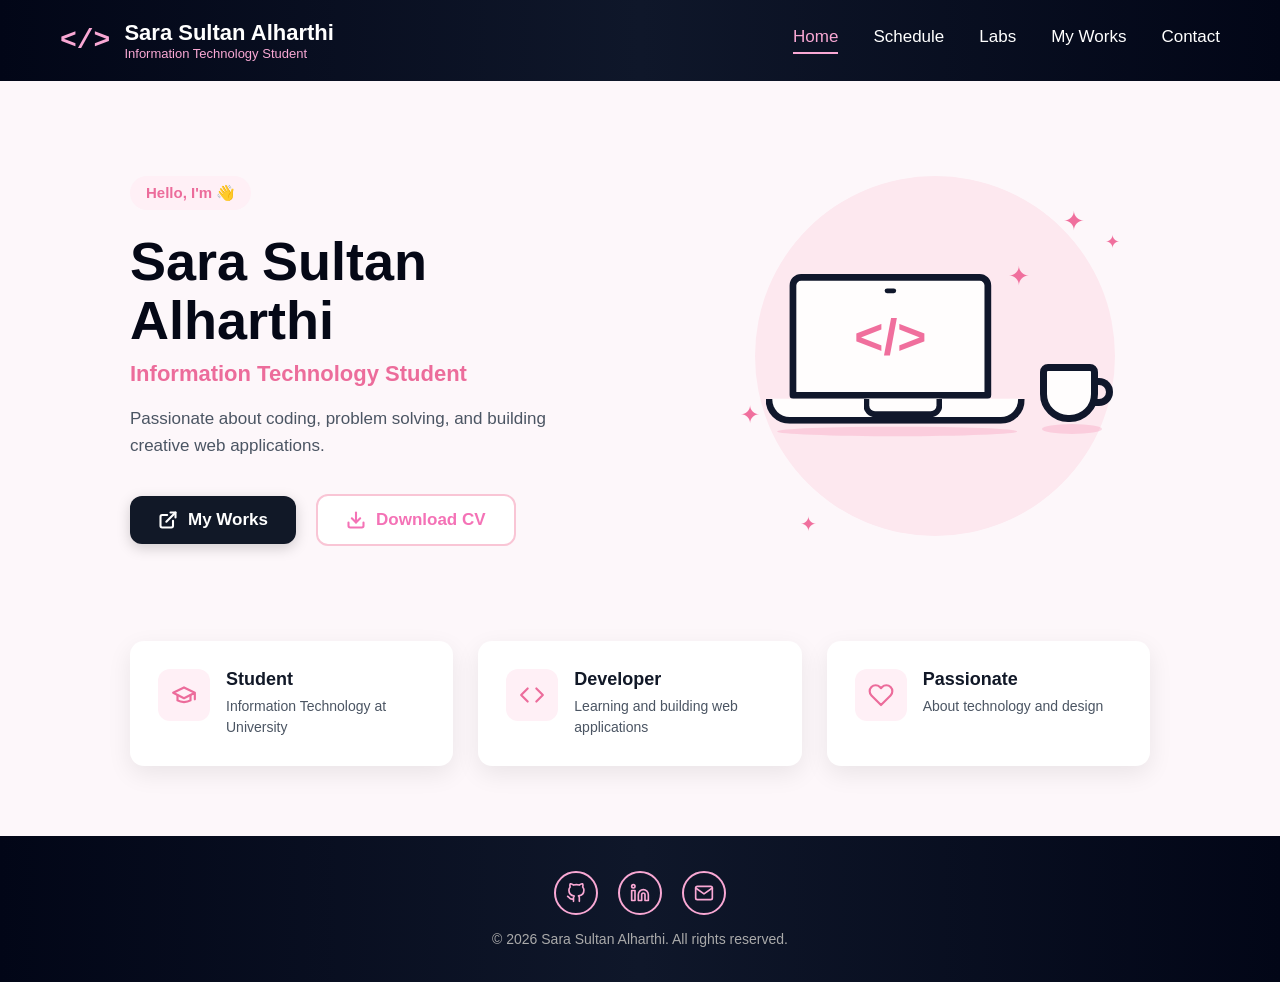
<file: SaraAlharthi-Portfolio/index.html>
<!DOCTYPE html>
<html lang="en">
<head>
  <meta charset="UTF-8">
  <meta name="viewport" content="width=device-width, initial-scale=1.0">
  <title>Sara Sultan Alharthi - Portfolio</title>
  <meta name="description" content="Sara Sultan Alharthi - Information Technology Student. Passionate about cybersecurity, programming, AI, and UI/UX design.">
  <link rel="stylesheet" href="style.css">
</head>
<body>

  <!-- ===== HEADER ===== -->
  <header>
    <div class="logo">
      <span class="code-icon">&lt;/&gt;</span>
      <div>
        <h1>Sara Sultan Alharthi</h1>
        <p>Information Technology Student</p>
      </div>
    </div>
    <nav>
      <a href="index.html" class="active">Home</a>
      <a href="schedule.html">Schedule</a>
      <a href="labs.html">Labs</a>
      <a href="myworks.html">My Works</a>
      <a href="contact.html">Contact</a>
    </nav>
  </header>

  <main>

    <!-- ===== HERO ===== -->
    <section class="hero">

      <div class="hero-text">
        <span class="hello-tag">Hello, I'm 👋</span>

        <h2>Sara Sultan<br>Alharthi</h2>

        <h3>Information Technology Student</h3>

        <p>Passionate about coding, problem solving, and building creative web applications.</p>

        <div class="buttons">
          <a href="myworks.html" class="work-btn">
            <svg viewBox="0 0 24 24" width="20" height="20" stroke="white" fill="none" stroke-width="2.5" stroke-linecap="round" stroke-linejoin="round">
              <path d="M18 13v6a2 2 0 0 1-2 2H5a2 2 0 0 1-2-2V8a2 2 0 0 1 2-2h6"/>
              <polyline points="15 3 21 3 21 9"/>
              <line x1="10" y1="14" x2="21" y2="3"/>
            </svg>
            <span>My Works</span>
          </a>
          <a href="CV.pdf" class="cv-btn" download>
            <svg viewBox="0 0 24 24" width="20" height="20" stroke="#f472b6" fill="none" stroke-width="2.5" stroke-linecap="round" stroke-linejoin="round">
              <path d="M21 15v4a2 2 0 0 1-2 2H5a2 2 0 0 1-2-2v-4"/>
              <polyline points="7 10 12 15 17 10"/>
              <line x1="12" y1="15" x2="12" y2="3"/>
            </svg>
            <span>Download CV</span>
          </a>
        </div>
      </div>

      <div class="hero-image">
        <div class="circle-bg"></div>

        <div class="hero-illustration">

          <!-- LAPTOP -->
          <div class="laptop">
            <div class="screen">&lt;/&gt;</div>
            <div class="keyboard"></div>
          </div>

          <!-- COFFEE CUP -->
          <div class="cup">
            <!-- <div class="steam steam1"></div>
            <div class="steam steam2"></div>
            <div class="steam steam3"></div> -->
            <div class="cup-body"></div>
            <div class="cup-handle"></div>
          </div>

          <!-- SPARKLES -->
          <span class="sparkle s1">✦</span>
          <span class="sparkle s2">✦</span>
          <span class="sparkle s4">✦</span>
          <span class="sparkle s5">✦</span>
          <span class="sparkle s6">✦</span>

        </div>
      </div>

    </section>

    <!-- ===== INFO CARDS ===== -->
    <section class="info-cards">

      <div class="small-card">
        <div class="card-icon-wrap">
          <!-- Graduation Cap Icon -->
          <svg viewBox="0 0 24 24" xmlns="http://www.w3.org/2000/svg">
            <path d="M22 10v6M2 10l10-5 10 5-10 5-10-5z"/>
            <path d="M6 12v5c3.33 2 8.67 2 12 0v-5"/>
          </svg>
        </div>
        <div class="small-card-text">
          <h4>Student</h4>
          <p>Information Technology at University</p>
        </div>
      </div>

      <div class="small-card">
        <div class="card-icon-wrap">
          <!-- Code Icon -->
          <svg viewBox="0 0 24 24" xmlns="http://www.w3.org/2000/svg">
            <polyline points="16 18 22 12 16 6"/>
            <polyline points="8 6 2 12 8 18"/>
          </svg>
        </div>
        <div class="small-card-text">
          <h4>Developer</h4>
          <p>Learning and building web applications</p>
        </div>
      </div>

      <div class="small-card">
        <div class="card-icon-wrap">
          <!-- Heart Icon -->
          <svg viewBox="0 0 24 24" xmlns="http://www.w3.org/2000/svg">
            <path d="M20.84 4.61a5.5 5.5 0 0 0-7.78 0L12 5.67l-1.06-1.06a5.5 5.5 0 0 0-7.78 7.78L12 21.23l8.84-8.84a5.5 5.5 0 0 0 0-7.78z"/>
          </svg>
        </div>
        <div class="small-card-text">
          <h4>Passionate</h4>
          <p>About technology and design</p>
        </div>
      </div>

    </section>

  </main>

  <!-- ===== FOOTER ===== -->
  <footer>
    <div class="footer-icons">
      <!-- GitHub -->
      <a href="#" class="footer-icon" aria-label="GitHub">
        <svg viewBox="0 0 24 24" xmlns="http://www.w3.org/2000/svg">
          <path d="M9 19c-5 1.5-5-2.5-7-3m14 6v-3.87a3.37 3.37 0 0 0-.94-2.61c3.14-.35 6.44-1.54 6.44-7A5.44 5.44 0 0 0 20 4.77 5.07 5.07 0 0 0 19.91 1S18.73.65 16 2.48a13.38 13.38 0 0 0-7 0C6.27.65 5.09 1 5.09 1A5.07 5.07 0 0 0 5 4.77a5.44 5.44 0 0 0-1.5 3.78c0 5.42 3.3 6.61 6.44 7A3.37 3.37 0 0 0 9 18.13V22"/>
        </svg>
      </a>
      <!-- LinkedIn -->
      <a href="https://www.linkedin.com/in/sara-alharthi-86094b367?utm_source=share_via&utm_content=profile&utm_medium=member_ios" target="_blank" class="footer-icon" aria-label="LinkedIn">
        <svg viewBox="0 0 24 24" xmlns="http://www.w3.org/2000/svg">
          <path d="M16 8a6 6 0 0 1 6 6v7h-4v-7a2 2 0 0 0-2-2 2 2 0 0 0-2 2v7h-4v-7a6 6 0 0 1 6-6z"/>
          <rect x="2" y="9" width="4" height="12"/>
          <circle cx="4" cy="4" r="2"/>
        </svg>
      </a>
      <!-- Email -->
      <a href="mailto:sarasultan391420@hotmail.com" class="footer-icon" aria-label="Email">
        <svg viewBox="0 0 24 24" xmlns="http://www.w3.org/2000/svg">
          <path d="M4 4h16c1.1 0 2 .9 2 2v12c0 1.1-.9 2-2 2H4c-1.1 0-2-.9-2-2V6c0-1.1.9-2 2-2z"/>
          <polyline points="22,6 12,13 2,6"/>
        </svg>
      </a>
    </div>
    <p>© 2026 Sara Sultan Alharthi. All rights reserved.</p>
  </footer>

</body>
</html>
</file>
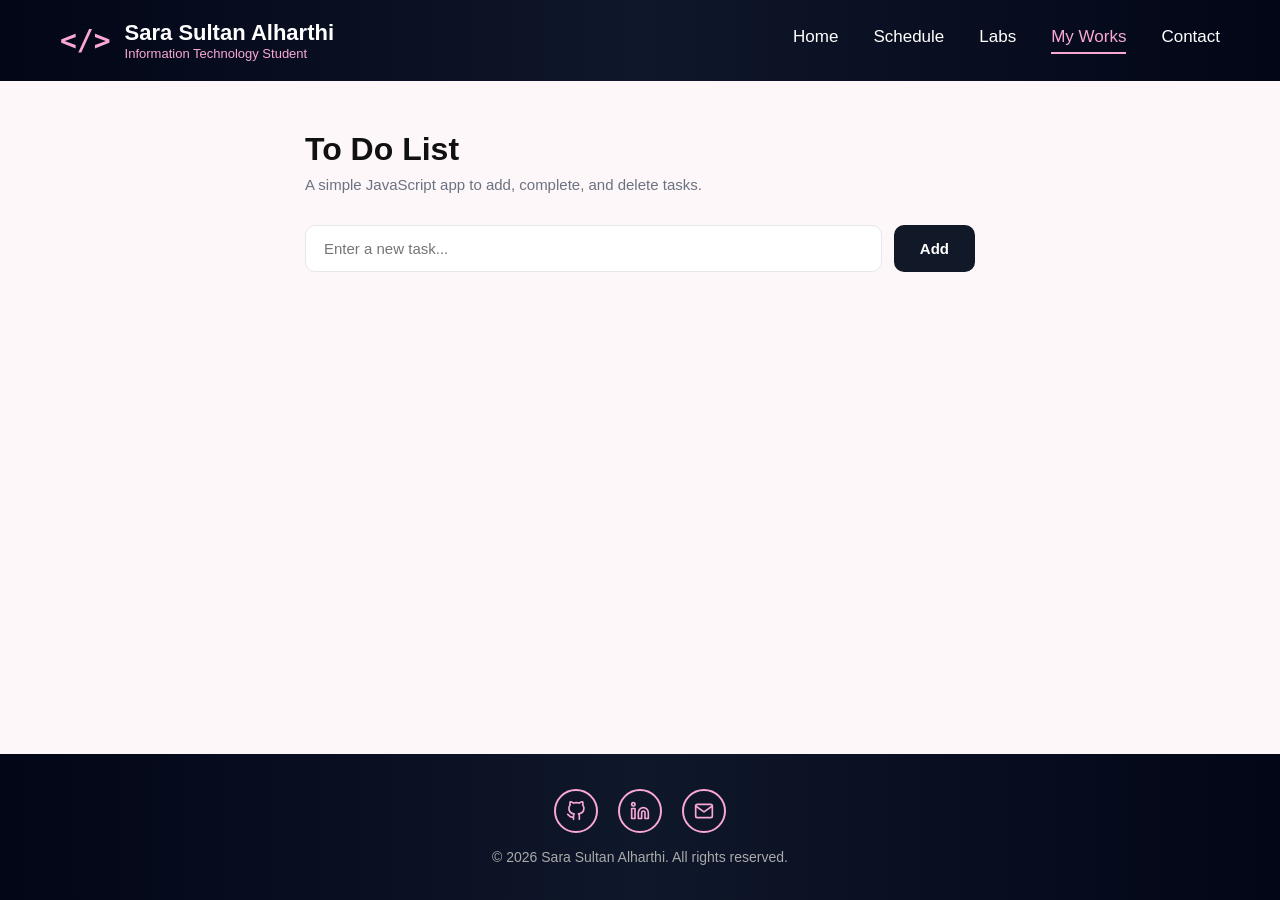
<file: SaraAlharthi-Portfolio/app1.html>
<!DOCTYPE html>
<html lang="en">
<head>
  <meta charset="UTF-8">
  <meta name="viewport" content="width=device-width, initial-scale=1.0">
  <title>App 1 - To Do List | Sara Sultan Alharthi</title>
  <link rel="stylesheet" href="style.css">
  <style>
    .app-container {
      max-width: 750px;
      margin: 0 auto;
      padding: 50px 40px 60px;
    }

    .app-title {
      font-size: 32px;
      font-weight: 800;
      color: #111;
      margin-bottom: 8px;
    }

    .app-subtitle {
      color: #6b7280;
      font-size: 15px;
      margin-bottom: 32px;
    }

    .task-input-row {
      display: flex;
      gap: 12px;
      margin-bottom: 28px;
    }

    .task-input-row input {
      flex: 1;
      padding: 14px 18px;
      border: 1.5px solid #e5e7eb;
      border-radius: 10px;
      font-size: 15px;
      outline: none;
      font-family: inherit;
      transition: border-color 0.3s;
    }

    .task-input-row input:focus {
      border-color: #f9a8d4;
    }

    .add-btn {
      padding: 14px 26px;
      background: #111827;
      color: white;
      border: none;
      border-radius: 10px;
      font-size: 15px;
      font-weight: 700;
      cursor: pointer;
      transition: background 0.3s;
      font-family: inherit;
    }

    .add-btn:hover {
      background: #1f2937;
    }

    #taskList {
      list-style: none;
      display: flex;
      flex-direction: column;
      gap: 10px;
    }

    #taskList li {
      background: white;
      padding: 14px 18px;
      border-radius: 10px;
      display: flex;
      justify-content: space-between;
      align-items: center;
      box-shadow: 0 3px 10px rgba(0,0,0,0.07);
    }

    #taskList li span {
      font-size: 15px;
      color: #374151;
      cursor: pointer;
    }

    #taskList li span.completed {
      text-decoration: line-through;
      color: #9ca3af;
    }

    .delete-btn {
      padding: 7px 14px;
      background: #f3f4f6;
      color: #374151;
      border: none;
      border-radius: 7px;
      font-size: 13px;
      cursor: pointer;
      font-family: inherit;
      transition: background 0.2s;
    }

    .delete-btn:hover {
      background: #fee2e2;
      color: #dc2626;
    }
  </style>
</head>
<body>

  <!-- ===== HEADER ===== -->
  <header>
    <div class="logo">
      <span class="code-icon">&lt;/&gt;</span>
      <div>
        <h1>Sara Sultan Alharthi</h1>
        <p>Information Technology Student</p>
      </div>
    </div>
    <nav>
      <a href="index.html">Home</a>
      <a href="schedule.html">Schedule</a>
      <a href="labs.html">Labs</a>
      <a href="myworks.html" class="active">My Works</a>
      <a href="contact.html">Contact</a>
    </nav>
  </header>

  <main>
    <div class="app-container">
      <h1 class="app-title">To Do List</h1>
      <p class="app-subtitle">A simple JavaScript app to add, complete, and delete tasks.</p>

      <div class="task-input-row">
        <input type="text" id="taskInput" placeholder="Enter a new task...">
        <button id="addBtn" class="add-btn">Add</button>
      </div>

      <ul id="taskList"></ul>
    </div>
  </main>

  <!-- ===== FOOTER ===== -->
  <footer>
    <div class="footer-icons">
      <a href="#" class="footer-icon" aria-label="GitHub">
        <svg viewBox="0 0 24 24" xmlns="http://www.w3.org/2000/svg">
          <path d="M9 19c-5 1.5-5-2.5-7-3m14 6v-3.87a3.37 3.37 0 0 0-.94-2.61c3.14-.35 6.44-1.54 6.44-7A5.44 5.44 0 0 0 20 4.77 5.07 5.07 0 0 0 19.91 1S18.73.65 16 2.48a13.38 13.38 0 0 0-7 0C6.27.65 5.09 1 5.09 1A5.07 5.07 0 0 0 5 4.77a5.44 5.44 0 0 0-1.5 3.78c0 5.42 3.3 6.61 6.44 7A3.37 3.37 0 0 0 9 18.13V22"/>
        </svg>
      </a>
      <a href="https://www.linkedin.com/in/sara-alharthi-86094b367?utm_source=share_via&utm_content=profile&utm_medium=member_ios" target="_blank" class="footer-icon" aria-label="LinkedIn">
        <svg viewBox="0 0 24 24" xmlns="http://www.w3.org/2000/svg">
          <path d="M16 8a6 6 0 0 1 6 6v7h-4v-7a2 2 0 0 0-2-2 2 2 0 0 0-2 2v7h-4v-7a6 6 0 0 1 6-6z"/>
          <rect x="2" y="9" width="4" height="12"/>
          <circle cx="4" cy="4" r="2"/>
        </svg>
      </a>
      <a href="mailto:sarasultan391420@hotmail.com" class="footer-icon" aria-label="Email">
        <svg viewBox="0 0 24 24" xmlns="http://www.w3.org/2000/svg">
          <path d="M4 4h16c1.1 0 2 .9 2 2v12c0 1.1-.9 2-2 2H4c-1.1 0-2-.9-2-2V6c0-1.1.9-2 2-2z"/>
          <polyline points="22,6 12,13 2,6"/>
        </svg>
      </a>
    </div>
    <p>© 2026 Sara Sultan Alharthi. All rights reserved.</p>
  </footer>

  <script>
    const addBtn = document.getElementById("addBtn");
    const taskInput = document.getElementById("taskInput");
    const taskList = document.getElementById("taskList");

    function addTask() {
      const taskValue = taskInput.value.trim();
      if (taskValue === "") {
        alert("Please enter a task");
        return;
      }

      const li = document.createElement("li");

      const span = document.createElement("span");
      span.textContent = taskValue;
      span.onclick = function () {
        span.classList.toggle("completed");
      };

      const deleteBtn = document.createElement("button");
      deleteBtn.textContent = "Delete";
      deleteBtn.className = "delete-btn";
      deleteBtn.onclick = function () {
        li.remove();
      };

      li.appendChild(span);
      li.appendChild(deleteBtn);
      taskList.appendChild(li);
      taskInput.value = "";
      taskInput.focus();
    }

    addBtn.onclick = addTask;

    taskInput.addEventListener("keypress", function (e) {
      if (e.key === "Enter") addTask();
    });
  </script>

</body>
</html>
</file>
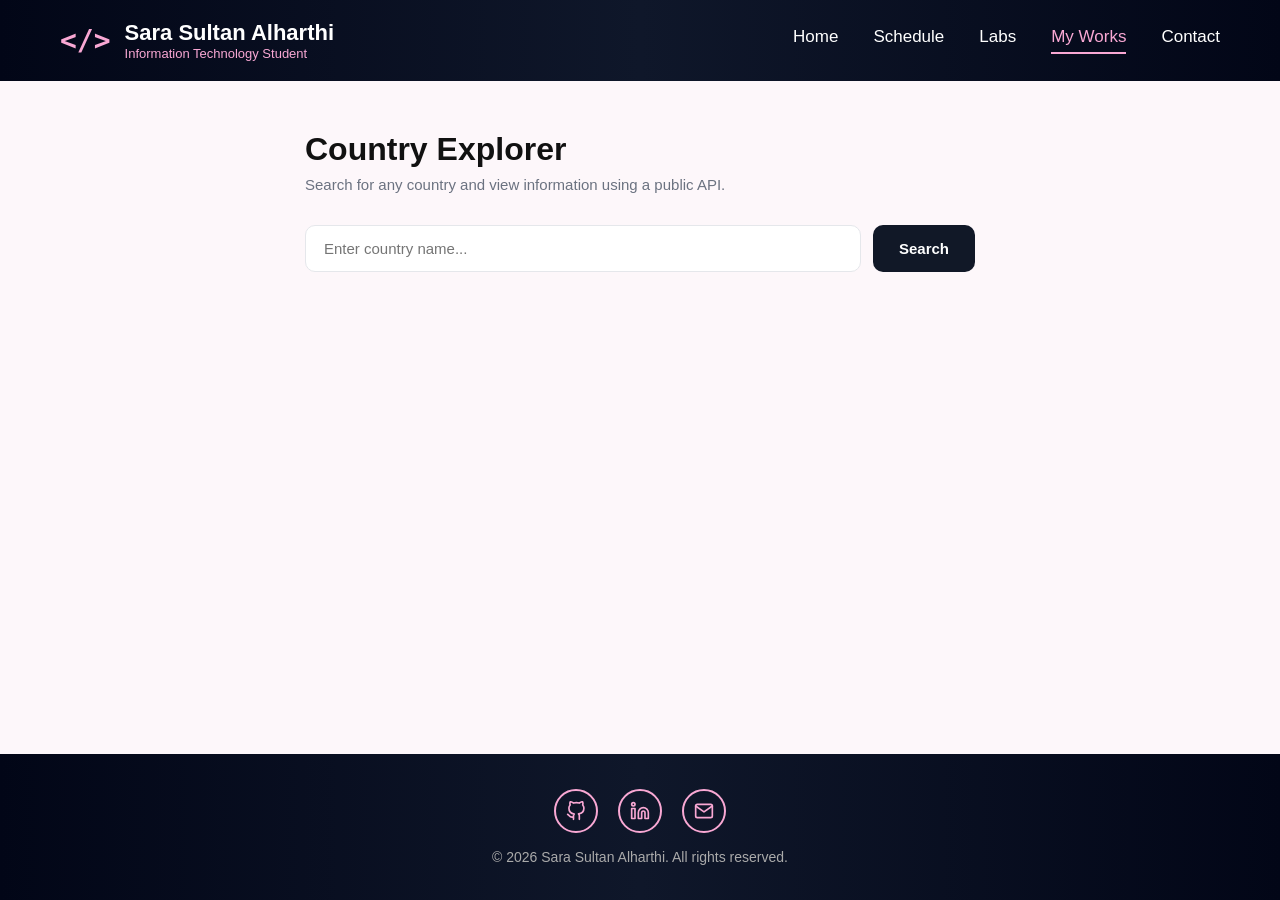
<file: SaraAlharthi-Portfolio/app2.html>
<!DOCTYPE html>
<html lang="en">
<head>
  <meta charset="UTF-8">
  <meta name="viewport" content="width=device-width, initial-scale=1.0">
  <title>App 2 - Country Explorer | Sara Sultan Alharthi</title>
  <link rel="stylesheet" href="style.css">
  <style>
    .app-container {
      max-width: 750px;
      margin: 0 auto;
      padding: 50px 40px 60px;
    }

    .app-title {
      font-size: 32px;
      font-weight: 800;
      color: #111;
      margin-bottom: 8px;
    }

    .app-subtitle {
      color: #6b7280;
      font-size: 15px;
      margin-bottom: 32px;
    }

    .search-row {
      display: flex;
      gap: 12px;
      margin-bottom: 28px;
    }

    .search-row input {
      flex: 1;
      padding: 14px 18px;
      border: 1.5px solid #e5e7eb;
      border-radius: 10px;
      font-size: 15px;
      outline: none;
      font-family: inherit;
      transition: border-color 0.3s;
    }

    .search-row input:focus {
      border-color: #f9a8d4;
    }

    .search-btn {
      padding: 14px 26px;
      background: #111827;
      color: white;
      border: none;
      border-radius: 10px;
      font-size: 15px;
      font-weight: 700;
      cursor: pointer;
      font-family: inherit;
      transition: background 0.3s;
    }

    .search-btn:hover {
      background: #1f2937;
    }

    #countryResult {
      margin-top: 10px;
    }

    .country-card {
      background: white;
      padding: 28px;
      border-radius: 16px;
      box-shadow: 0 6px 20px rgba(0,0,0,0.08);
      display: flex;
      align-items: flex-start;
      gap: 24px;
    }

    .country-card img {
      width: 140px;
      border-radius: 10px;
      border: 1px solid #e5e7eb;
      flex-shrink: 0;
    }

    .country-card h2 {
      font-size: 24px;
      font-weight: 700;
      margin-bottom: 12px;
      color: #111;
    }

    .country-card p {
      font-size: 15px;
      color: #374151;
      margin-bottom: 6px;
    }

    .country-card p strong {
      color: #111;
    }

    .error-msg {
      background: #fff5f5;
      border: 1px solid #fecaca;
      border-radius: 10px;
      padding: 16px 20px;
      color: #dc2626;
      font-size: 15px;
    }

    .loading-msg {
      color: #6b7280;
      font-size: 15px;
      padding: 10px 0;
    }
  </style>
</head>
<body>

  <!-- ===== HEADER ===== -->
  <header>
    <div class="logo">
      <span class="code-icon">&lt;/&gt;</span>
      <div>
        <h1>Sara Sultan Alharthi</h1>
        <p>Information Technology Student</p>
      </div>
    </div>
    <nav>
      <a href="index.html">Home</a>
      <a href="schedule.html">Schedule</a>
      <a href="labs.html">Labs</a>
      <a href="myworks.html" class="active">My Works</a>
      <a href="contact.html">Contact</a>
    </nav>
  </header>

  <main>
    <div class="app-container">
      <h1 class="app-title">Country Explorer</h1>
      <p class="app-subtitle">Search for any country and view information using a public API.</p>

      <div class="search-row">
        <input type="text" id="countryInput" placeholder="Enter country name...">
        <button id="searchBtn" class="search-btn">Search</button>
      </div>

      <div id="countryResult"></div>
    </div>
  </main>

  <!-- ===== FOOTER ===== -->
  <footer>
    <div class="footer-icons">
      <a href="#" class="footer-icon" aria-label="GitHub">
        <svg viewBox="0 0 24 24" xmlns="http://www.w3.org/2000/svg">
          <path d="M9 19c-5 1.5-5-2.5-7-3m14 6v-3.87a3.37 3.37 0 0 0-.94-2.61c3.14-.35 6.44-1.54 6.44-7A5.44 5.44 0 0 0 20 4.77 5.07 5.07 0 0 0 19.91 1S18.73.65 16 2.48a13.38 13.38 0 0 0-7 0C6.27.65 5.09 1 5.09 1A5.07 5.07 0 0 0 5 4.77a5.44 5.44 0 0 0-1.5 3.78c0 5.42 3.3 6.61 6.44 7A3.37 3.37 0 0 0 9 18.13V22"/>
        </svg>
      </a>
      <a href="https://www.linkedin.com/in/sara-alharthi-86094b367?utm_source=share_via&utm_content=profile&utm_medium=member_ios" target="_blank" class="footer-icon" aria-label="LinkedIn">
        <svg viewBox="0 0 24 24" xmlns="http://www.w3.org/2000/svg">
          <path d="M16 8a6 6 0 0 1 6 6v7h-4v-7a2 2 0 0 0-2-2 2 2 0 0 0-2 2v7h-4v-7a6 6 0 0 1 6-6z"/>
          <rect x="2" y="9" width="4" height="12"/>
          <circle cx="4" cy="4" r="2"/>
        </svg>
      </a>
      <a href="mailto:sarasultan391420@hotmail.com" class="footer-icon" aria-label="Email">
        <svg viewBox="0 0 24 24" xmlns="http://www.w3.org/2000/svg">
          <path d="M4 4h16c1.1 0 2 .9 2 2v12c0 1.1-.9 2-2 2H4c-1.1 0-2-.9-2-2V6c0-1.1.9-2 2-2z"/>
          <polyline points="22,6 12,13 2,6"/>
        </svg>
      </a>
    </div>
    <p>© 2026 Sara Sultan Alharthi. All rights reserved.</p>
  </footer>

  <script>
    const countryInput = document.getElementById("countryInput");
    const searchBtn = document.getElementById("searchBtn");
    const countryResult = document.getElementById("countryResult");

    function searchCountry() {
      const countryName = countryInput.value.trim();
      if (countryName === "") {
        countryResult.innerHTML = '<p class="error-msg">Please enter a country name.</p>';
        return;
      }

      countryResult.innerHTML = '<p class="loading-msg">Loading...</p>';

      fetch("https://restcountries.com/v3.1/name/" + countryName)
        .then(function (response) {
          if (!response.ok) throw new Error("Country not found");
          return response.json();
        })
        .then(function (data) {
          const country = data[0];
          countryResult.innerHTML = `
            <div class="country-card">
              <img src="${country.flags.png}" alt="Flag of ${country.name.common}">
              <div>
                <h2>${country.name.common}</h2>
                <p><strong>Capital:</strong> ${country.capital ? country.capital[0] : "N/A"}</p>
                <p><strong>Region:</strong> ${country.region}</p>
                <p><strong>Population:</strong> ${country.population.toLocaleString()}</p>
                <p><strong>Languages:</strong> ${Object.values(country.languages || {}).join(", ") || "N/A"}</p>
              </div>
            </div>
          `;
        })
        .catch(function () {
          countryResult.innerHTML = '<p class="error-msg">No country found. Try another name.</p>';
        });
    }

    searchBtn.addEventListener("click", searchCountry);

    countryInput.addEventListener("keypress", function (e) {
      if (e.key === "Enter") searchCountry();
    });
  </script>

</body>
</html>
</file>
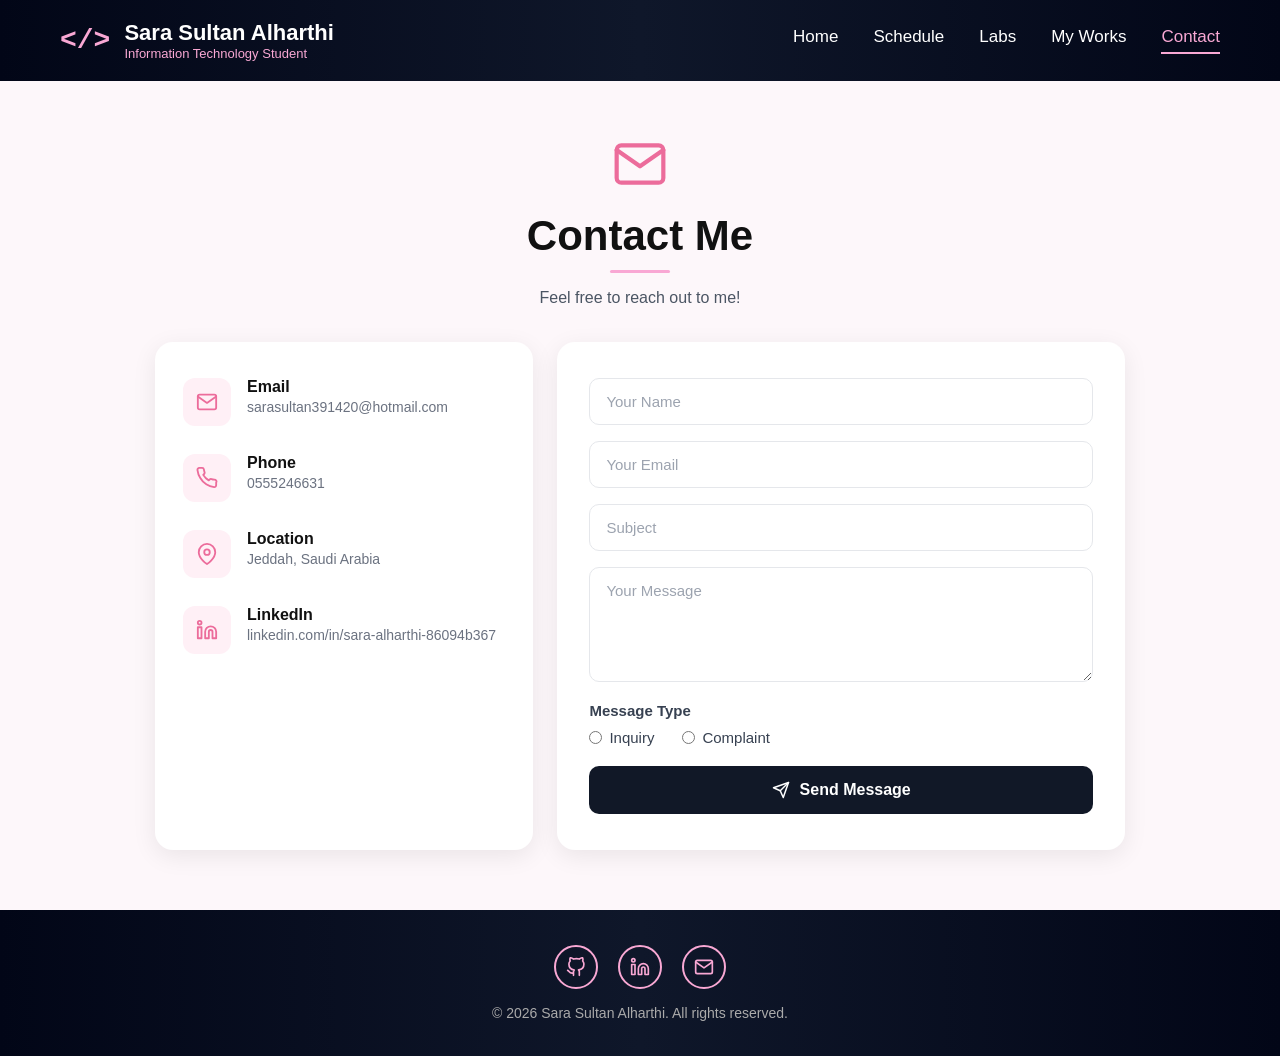
<file: SaraAlharthi-Portfolio/contact.html>
<!DOCTYPE html>
<html lang="en">
<head>
  <meta charset="UTF-8">
  <meta name="viewport" content="width=device-width, initial-scale=1.0">
  <title>Contact - Sara Sultan Alharthi</title>
  <link rel="stylesheet" href="style.css">
</head>
<body>

  <header>
    <div class="logo">
      <span class="code-icon">&lt;/&gt;</span>
      <div>
        <h1>Sara Sultan Alharthi</h1>
        <p>Information Technology Student</p>
      </div>
    </div>
    <nav>
      <a href="index.html">Home</a>
      <a href="schedule.html">Schedule</a>
      <a href="labs.html">Labs</a>
      <a href="myworks.html">My Works</a>
      <a href="contact.html" class="active">Contact</a>
    </nav>
  </header>

  <main>
    <div class="page-header">
      <div class="page-header-icon">
        <svg viewBox="0 0 24 24" xmlns="http://www.w3.org/2000/svg">
          <path d="M4 4h16c1.1 0 2 .9 2 2v12c0 1.1-.9 2-2 2H4c-1.1 0-2-.9-2-2V6c0-1.1.9-2 2-2z"/>
          <polyline points="22,6 12,13 2,6"/>
        </svg>
      </div>
      <h1>Contact Me</h1>
      <div class="underline"></div>
      <p>Feel free to reach out to me!</p>
    </div>

    <div class="contact-wrapper">

      <!-- LEFT: Info Card -->
      <div class="contact-info-card">

        <div class="contact-info-item">
          <div class="contact-info-icon">
            <svg viewBox="0 0 24 24" xmlns="http://www.w3.org/2000/svg">
              <path d="M4 4h16c1.1 0 2 .9 2 2v12c0 1.1-.9 2-2 2H4c-1.1 0-2-.9-2-2V6c0-1.1.9-2 2-2z"/>
              <polyline points="22,6 12,13 2,6"/>
            </svg>
          </div>
          <div class="contact-info-text">
            <h4>Email</h4>
            <a href="mailto:sarasultan391420@hotmail.com">sarasultan391420@hotmail.com</a>
          </div>
        </div>

        <div class="contact-info-item">
          <div class="contact-info-icon">
            <svg viewBox="0 0 24 24" xmlns="http://www.w3.org/2000/svg">
              <path d="M22 16.92v3a2 2 0 0 1-2.18 2 19.79 19.79 0 0 1-8.63-3.07A19.5 19.5 0 0 1 4.69 12 19.79 19.79 0 0 1 1.61 3.35 2 2 0 0 1 3.6 1h3a2 2 0 0 1 2 1.72c.127.96.361 1.903.7 2.81a2 2 0 0 1-.45 2.11L7.91 8.62a16 16 0 0 0 6 6l1-1a2 2 0 0 1 2.11-.45c.907.339 1.85.573 2.81.7A2 2 0 0 1 22 16.92z"/>
            </svg>
          </div>
          <div class="contact-info-text">
            <h4>Phone</h4>
            <a href="tel:0555246631">0555246631</a>
          </div>
        </div>

        <div class="contact-info-item">
          <div class="contact-info-icon">
            <svg viewBox="0 0 24 24" xmlns="http://www.w3.org/2000/svg">
              <path d="M21 10c0 7-9 13-9 13s-9-6-9-13a9 9 0 0 1 18 0z"/>
              <circle cx="12" cy="10" r="3"/>
            </svg>
          </div>
          <div class="contact-info-text">
            <h4>Location</h4>
            <a href="https://www.google.com/maps/search/?api=1&query=Jeddah,Saudi+Arabia" target="_blank">Jeddah, Saudi Arabia</a>
          </div>
        </div>

        <div class="contact-info-item">
          <div class="contact-info-icon">
            <svg viewBox="0 0 24 24" xmlns="http://www.w3.org/2000/svg">
              <path d="M16 8a6 6 0 0 1 6 6v7h-4v-7a2 2 0 0 0-2-2 2 2 0 0 0-2 2v7h-4v-7a6 6 0 0 1 6-6z"/>
              <rect x="2" y="9" width="4" height="12"/>
              <circle cx="4" cy="4" r="2"/>
            </svg>
          </div>
          <div class="contact-info-text">
            <h4>LinkedIn</h4>
            <a href="https://www.linkedin.com/in/sara-alharthi-86094b367?utm_source=share_via&utm_content=profile&utm_medium=member_ios" target="_blank">linkedin.com/in/sara-alharthi-86094b367</a>
          </div>
        </div>

      </div>

      <!-- RIGHT: Contact Form -->
      <div class="contact-form-card">
        <form action="http://webhook.site/2f0b349c-764c-45c1-9733-2217758685ad" method="POST">

          <div class="form-group">
            <input type="text" name="name" placeholder="Your Name" required>
          </div>

          <div class="form-group">
            <input type="email" name="email" placeholder="Your Email">
          </div>

          <div class="form-group">
            <input type="text" name="subject" placeholder="Subject">
          </div>

          <div class="form-group">
            <textarea name="message" rows="5" placeholder="Your Message"></textarea>
          </div>

          <span class="message-type-label">Message Type</span>
          <div class="radio-group">
            <label>
              <input type="radio" name="type" value="Inquiry" required>
              Inquiry
            </label>
            <label>
              <input type="radio" name="type" value="Complaint">
              Complaint
            </label>
          </div>

          <button type="submit" class="send-btn">
            <svg viewBox="0 0 24 24" xmlns="http://www.w3.org/2000/svg">
              <line x1="22" y1="2" x2="11" y2="13"/>
              <polygon points="22 2 15 22 11 13 2 9 22 2"/>
            </svg>
            Send Message
          </button>

        </form>
      </div>

    </div>
  </main>

  <footer>
    <div class="footer-icons">
      <a href="#" class="footer-icon" aria-label="GitHub">
        <svg viewBox="0 0 24 24" xmlns="http://www.w3.org/2000/svg"><path d="M9 19c-5 1.5-5-2.5-7-3m14 6v-3.87a3.37 3.37 0 0 0-.94-2.61c3.14-.35 6.44-1.54 6.44-7A5.44 5.44 0 0 0 20 4.77 5.07 5.07 0 0 0 19.91 1S18.73.65 16 2.48a13.38 13.38 0 0 0-7 0C6.27.65 5.09 1 5.09 1A5.07 5.07 0 0 0 5 4.77a5.44 5.44 0 0 0-1.5 3.78c0 5.42 3.3 6.61 6.44 7A3.37 3.37 0 0 0 9 18.13V22"/></svg>
      </a>
      <a href="https://www.linkedin.com/in/sara-alharthi-86094b367?utm_source=share_via&utm_content=profile&utm_medium=member_ios" target="_blank" class="footer-icon" aria-label="LinkedIn">
        <svg viewBox="0 0 24 24" xmlns="http://www.w3.org/2000/svg"><path d="M16 8a6 6 0 0 1 6 6v7h-4v-7a2 2 0 0 0-2-2 2 2 0 0 0-2 2v7h-4v-7a6 6 0 0 1 6-6z"/><rect x="2" y="9" width="4" height="12"/><circle cx="4" cy="4" r="2"/></svg>
      </a>
      <a href="mailto:sarasultan391420@hotmail.com" class="footer-icon" aria-label="Email">
        <svg viewBox="0 0 24 24" xmlns="http://www.w3.org/2000/svg"><path d="M4 4h16c1.1 0 2 .9 2 2v12c0 1.1-.9 2-2 2H4c-1.1 0-2-.9-2-2V6c0-1.1.9-2 2-2z"/><polyline points="22,6 12,13 2,6"/></svg>
      </a>
    </div>
    <p>© 2026 Sara Sultan Alharthi. All rights reserved.</p>
  </footer>

</body>
</html>
</file>
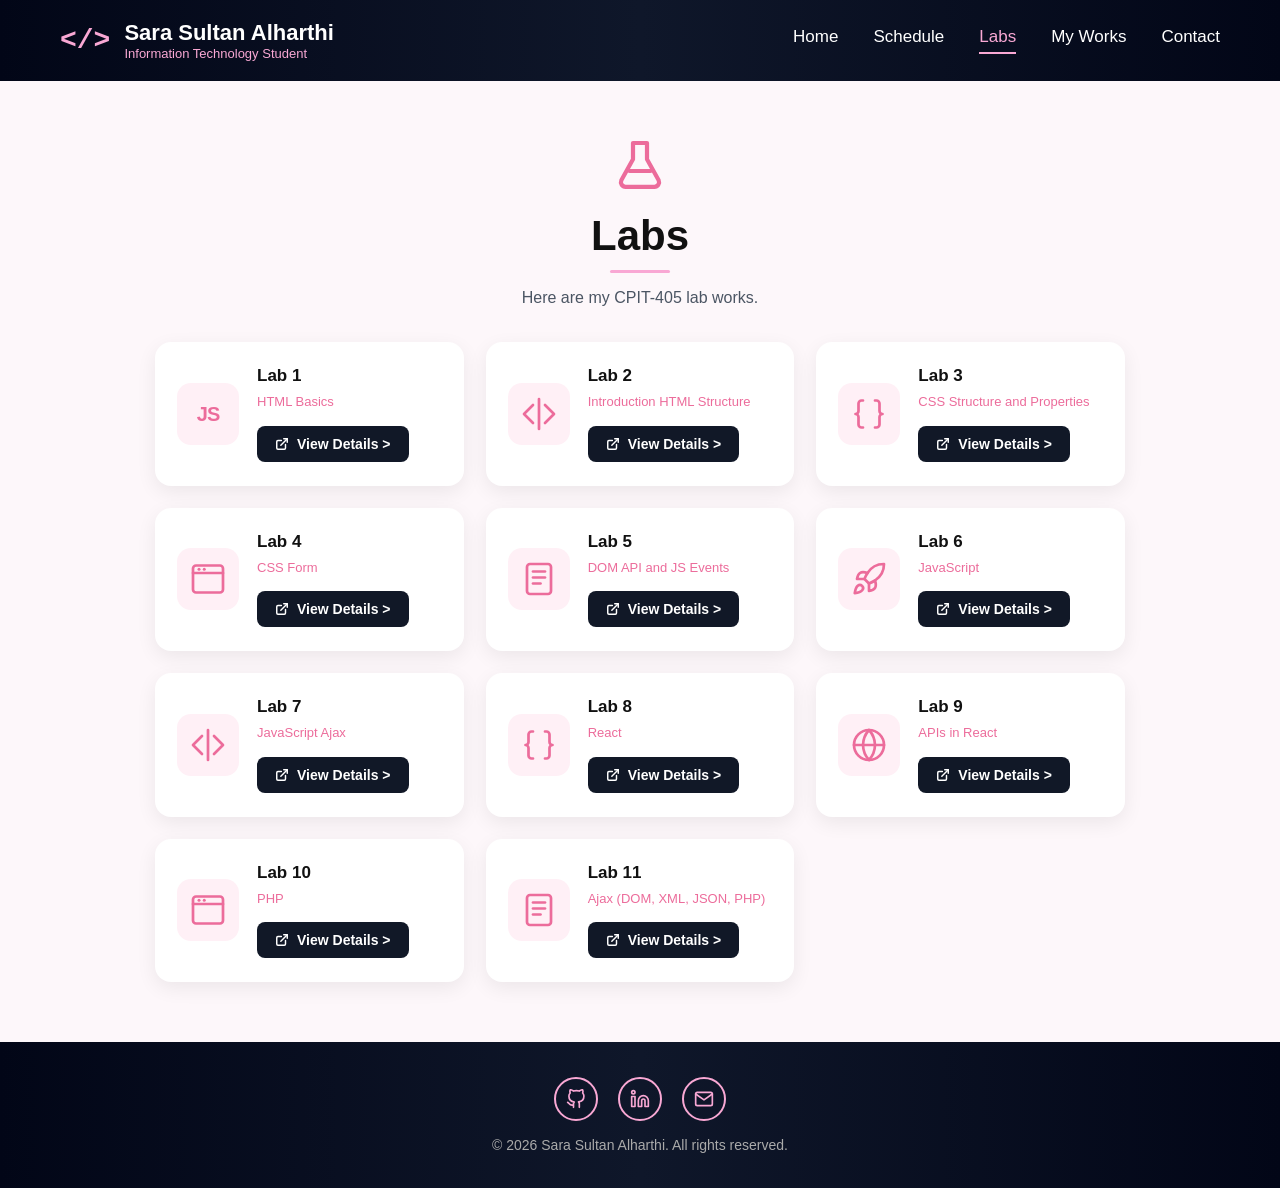
<file: SaraAlharthi-Portfolio/labs.html>
<!DOCTYPE html>
<html lang="en">
<head>
  <meta charset="UTF-8">
  <meta name="viewport" content="width=device-width, initial-scale=1.0">
  <title>Labs - Sara Sultan Alharthi</title>
  <link rel="stylesheet" href="style.css">
  <style>
    /* Override grid for 11 labs - keep 3 cols */
    .labs-grid {
      grid-template-columns: repeat(3, 1fr);
    }
  </style>
</head>
<body>

  <header>
    <div class="logo">
      <span class="code-icon">&lt;/&gt;</span>
      <div>
        <h1>Sara Sultan Alharthi</h1>
        <p>Information Technology Student</p>
      </div>
    </div>
    <nav>
      <a href="index.html">Home</a>
      <a href="schedule.html">Schedule</a>
      <a href="labs.html" class="active">Labs</a>
      <a href="myworks.html">My Works</a>
      <a href="contact.html">Contact</a>
    </nav>
  </header>

  <main>
    <div class="page-header">
      <div class="page-header-icon">
        <svg viewBox="0 0 24 24" xmlns="http://www.w3.org/2000/svg">
          <path d="M9 3h6M9 3v7L4 19a2 2 0 0 0 1.84 2.8h12.32A2 2 0 0 0 20 19L15 10V3"/>
          <line x1="7.5" y1="15" x2="16.5" y2="15"/>
        </svg>
      </div>
      <h1>Labs</h1>
      <div class="underline"></div>
      <p>Here are my CPIT-405 lab works.</p>
    </div>

    <div class="labs-grid">

      <!-- Lab 1 -->
      <div class="lab-card">
        <div class="lab-card-icon">
          <span class="js-icon-text">JS</span>
        </div>
        <div class="lab-card-content">
          <h3>Lab 1</h3>
          <p>HTML Basics</p>
          <a href="https://sarasultanalharthi.github.io/CPIT-405-Lab1/" target="_blank" class="lab-btn">
            <svg viewBox="0 0 24 24" width="14" height="14" stroke="white" fill="none" stroke-width="2.5" stroke-linecap="round" stroke-linejoin="round"><path d="M18 13v6a2 2 0 0 1-2 2H5a2 2 0 0 1-2-2V8a2 2 0 0 1 2-2h6"/><polyline points="15 3 21 3 21 9"/><line x1="10" y1="14" x2="21" y2="3"/></svg>
            View Details &gt;
          </a>
        </div>
      </div>

      <!-- Lab 2 -->
      <div class="lab-card">
        <div class="lab-card-icon">
          <svg viewBox="0 0 24 24" xmlns="http://www.w3.org/2000/svg">
            <polyline points="16 18 22 12 16 6"/>
            <polyline points="8 6 2 12 8 18"/>
            <line x1="12" y1="2" x2="12" y2="22"/>
          </svg>
        </div>
        <div class="lab-card-content">
          <h3>Lab 2</h3>
          <p>Introduction HTML Structure</p>
          <a href="https://sarasultanalharthi.github.io/CPIT-405-Lab2/" target="_blank" class="lab-btn">
            <svg viewBox="0 0 24 24" width="14" height="14" stroke="white" fill="none" stroke-width="2.5" stroke-linecap="round" stroke-linejoin="round"><path d="M18 13v6a2 2 0 0 1-2 2H5a2 2 0 0 1-2-2V8a2 2 0 0 1 2-2h6"/><polyline points="15 3 21 3 21 9"/><line x1="10" y1="14" x2="21" y2="3"/></svg>
            View Details &gt;
          </a>
        </div>
      </div>

      <!-- Lab 3 -->
      <div class="lab-card">
        <div class="lab-card-icon">
          <svg viewBox="0 0 24 24" xmlns="http://www.w3.org/2000/svg">
            <path d="M8 3H7a2 2 0 0 0-2 2v5a2 2 0 0 1-2 2 2 2 0 0 1 2 2v5c0 1.1.9 2 2 2h1"/>
            <path d="M16 21h1a2 2 0 0 0 2-2v-5a2 2 0 0 1 2-2 2 2 0 0 1-2-2V5a2 2 0 0 0-2-2h-1"/>
          </svg>
        </div>
        <div class="lab-card-content">
          <h3>Lab 3</h3>
          <p>CSS Structure and Properties</p>
          <a href="https://sarasultanalharthi.github.io/CPIT405-Lab3/" target="_blank" class="lab-btn">
            <svg viewBox="0 0 24 24" width="14" height="14" stroke="white" fill="none" stroke-width="2.5" stroke-linecap="round" stroke-linejoin="round"><path d="M18 13v6a2 2 0 0 1-2 2H5a2 2 0 0 1-2-2V8a2 2 0 0 1 2-2h6"/><polyline points="15 3 21 3 21 9"/><line x1="10" y1="14" x2="21" y2="3"/></svg>
            View Details &gt;
          </a>
        </div>
      </div>

      <!-- Lab 4 -->
      <div class="lab-card">
        <div class="lab-card-icon">
          <svg viewBox="0 0 24 24" xmlns="http://www.w3.org/2000/svg">
            <rect x="2" y="3" width="20" height="18" rx="2"/>
            <line x1="2" y1="8" x2="22" y2="8"/>
            <circle cx="6" cy="5.5" r="1" fill="#ec6c9b" stroke="none"/>
            <circle cx="9.5" cy="5.5" r="1" fill="#ec6c9b" stroke="none"/>
          </svg>
        </div>
        <div class="lab-card-content">
          <h3>Lab 4</h3>
          <p>CSS Form</p>
          <a href="https://sarasultanalharthi.github.io/CPIT405-Lab4/" target="_blank" class="lab-btn">
            <svg viewBox="0 0 24 24" width="14" height="14" stroke="white" fill="none" stroke-width="2.5" stroke-linecap="round" stroke-linejoin="round"><path d="M18 13v6a2 2 0 0 1-2 2H5a2 2 0 0 1-2-2V8a2 2 0 0 1 2-2h6"/><polyline points="15 3 21 3 21 9"/><line x1="10" y1="14" x2="21" y2="3"/></svg>
            View Details &gt;
          </a>
        </div>
      </div>

      <!-- Lab 5 -->
      <div class="lab-card">
        <div class="lab-card-icon">
          <svg viewBox="0 0 24 24" xmlns="http://www.w3.org/2000/svg">
            <rect x="4" y="2" width="16" height="20" rx="2"/>
            <line x1="8" y1="7" x2="16" y2="7"/>
            <line x1="8" y1="11" x2="16" y2="11"/>
            <line x1="8" y1="15" x2="13" y2="15"/>
          </svg>
        </div>
        <div class="lab-card-content">
          <h3>Lab 5</h3>
          <p>DOM API and JS Events</p>
          <a href="https://sarasultanalharthi.github.io/CPIT405-Lab5/" target="_blank" class="lab-btn">
            <svg viewBox="0 0 24 24" width="14" height="14" stroke="white" fill="none" stroke-width="2.5" stroke-linecap="round" stroke-linejoin="round"><path d="M18 13v6a2 2 0 0 1-2 2H5a2 2 0 0 1-2-2V8a2 2 0 0 1 2-2h6"/><polyline points="15 3 21 3 21 9"/><line x1="10" y1="14" x2="21" y2="3"/></svg>
            View Details &gt;
          </a>
        </div>
      </div>

      <!-- Lab 6 -->
      <div class="lab-card">
        <div class="lab-card-icon">
          <svg viewBox="0 0 24 24" xmlns="http://www.w3.org/2000/svg">
            <path d="M4.5 16.5c-1.5 1.26-2 5-2 5s3.74-.5 5-2c.71-.84.7-2.13-.09-2.91a2.18 2.18 0 0 0-2.91-.09z"/>
            <path d="m12 15-3-3a22 22 0 0 1 2-3.95A12.88 12.88 0 0 1 22 2c0 2.72-.78 7.5-6 11a22.35 22.35 0 0 1-4 2z"/>
            <path d="M9 12H4s.55-3.03 2-4c1.62-1.08 5 0 5 0"/>
            <path d="M12 15v5s3.03-.55 4-2c1.08-1.62 0-5 0-5"/>
          </svg>
        </div>
        <div class="lab-card-content">
          <h3>Lab 6</h3>
          <p>JavaScript</p>
          <a href="https://sarasultanalharthi.github.io/CPIT405-Lab6/" target="_blank" class="lab-btn">
            <svg viewBox="0 0 24 24" width="14" height="14" stroke="white" fill="none" stroke-width="2.5" stroke-linecap="round" stroke-linejoin="round"><path d="M18 13v6a2 2 0 0 1-2 2H5a2 2 0 0 1-2-2V8a2 2 0 0 1 2-2h6"/><polyline points="15 3 21 3 21 9"/><line x1="10" y1="14" x2="21" y2="3"/></svg>
            View Details &gt;
          </a>
        </div>
      </div>

      <!-- Lab 7 -->
      <div class="lab-card">
        <div class="lab-card-icon">
          <svg viewBox="0 0 24 24" xmlns="http://www.w3.org/2000/svg">
            <polyline points="16 18 22 12 16 6"/>
            <polyline points="8 6 2 12 8 18"/>
            <line x1="12" y1="2" x2="12" y2="22"/>
          </svg>
        </div>
        <div class="lab-card-content">
          <h3>Lab 7</h3>
          <p>JavaScript Ajax</p>
          <a href="https://sarasultanalharthi.github.io/CPIT405-Lab7/" target="_blank" class="lab-btn">
            <svg viewBox="0 0 24 24" width="14" height="14" stroke="white" fill="none" stroke-width="2.5" stroke-linecap="round" stroke-linejoin="round"><path d="M18 13v6a2 2 0 0 1-2 2H5a2 2 0 0 1-2-2V8a2 2 0 0 1 2-2h6"/><polyline points="15 3 21 3 21 9"/><line x1="10" y1="14" x2="21" y2="3"/></svg>
            View Details &gt;
          </a>
        </div>
      </div>

      <!-- Lab 8 -->
      <div class="lab-card">
        <div class="lab-card-icon">
          <svg viewBox="0 0 24 24" xmlns="http://www.w3.org/2000/svg">
            <path d="M8 3H7a2 2 0 0 0-2 2v5a2 2 0 0 1-2 2 2 2 0 0 1 2 2v5c0 1.1.9 2 2 2h1"/>
            <path d="M16 21h1a2 2 0 0 0 2-2v-5a2 2 0 0 1 2-2 2 2 0 0 1-2-2V5a2 2 0 0 0-2-2h-1"/>
          </svg>
        </div>
        <div class="lab-card-content">
          <h3>Lab 8</h3>
          <p>React</p>
          <a href="https://codesandbox.io/p/devbox/lab8-7h7dnz" target="_blank" class="lab-btn">
            <svg viewBox="0 0 24 24" width="14" height="14" stroke="white" fill="none" stroke-width="2.5" stroke-linecap="round" stroke-linejoin="round"><path d="M18 13v6a2 2 0 0 1-2 2H5a2 2 0 0 1-2-2V8a2 2 0 0 1 2-2h6"/><polyline points="15 3 21 3 21 9"/><line x1="10" y1="14" x2="21" y2="3"/></svg>
            View Details &gt;
          </a>
        </div>
      </div>

      <!-- Lab 9 -->
      <div class="lab-card">
        <div class="lab-card-icon">
          <svg viewBox="0 0 24 24" xmlns="http://www.w3.org/2000/svg">
            <circle cx="12" cy="12" r="10"/>
            <line x1="2" y1="12" x2="22" y2="12"/>
            <path d="M12 2a15.3 15.3 0 0 1 4 10 15.3 15.3 0 0 1-4 10 15.3 15.3 0 0 1-4-10 15.3 15.3 0 0 1 4-10z"/>
          </svg>
        </div>
        <div class="lab-card-content">
          <h3>Lab 9</h3>
          <p>APIs in React</p>
          <a href="https://codesandbox.io/p/devbox/rsvsp7" target="_blank" class="lab-btn">
            <svg viewBox="0 0 24 24" width="14" height="14" stroke="white" fill="none" stroke-width="2.5" stroke-linecap="round" stroke-linejoin="round"><path d="M18 13v6a2 2 0 0 1-2 2H5a2 2 0 0 1-2-2V8a2 2 0 0 1 2-2h6"/><polyline points="15 3 21 3 21 9"/><line x1="10" y1="14" x2="21" y2="3"/></svg>
            View Details &gt;
          </a>
        </div>
      </div>

      <!-- Lab 10 -->
      <div class="lab-card">
        <div class="lab-card-icon">
          <svg viewBox="0 0 24 24" xmlns="http://www.w3.org/2000/svg">
            <rect x="2" y="3" width="20" height="18" rx="2"/>
            <line x1="2" y1="8" x2="22" y2="8"/>
            <circle cx="6" cy="5.5" r="1" fill="#ec6c9b" stroke="none"/>
            <circle cx="9.5" cy="5.5" r="1" fill="#ec6c9b" stroke="none"/>
          </svg>
        </div>
        <div class="lab-card-content">
          <h3>Lab 10</h3>
          <p>PHP</p>
          <a href="https://codesandbox.io/p/devbox/jzwvsr" target="_blank" class="lab-btn">
            <svg viewBox="0 0 24 24" width="14" height="14" stroke="white" fill="none" stroke-width="2.5" stroke-linecap="round" stroke-linejoin="round"><path d="M18 13v6a2 2 0 0 1-2 2H5a2 2 0 0 1-2-2V8a2 2 0 0 1 2-2h6"/><polyline points="15 3 21 3 21 9"/><line x1="10" y1="14" x2="21" y2="3"/></svg>
            View Details &gt;
          </a>
        </div>
      </div>

      <!-- Lab 11 -->
      <div class="lab-card">
        <div class="lab-card-icon">
          <svg viewBox="0 0 24 24" xmlns="http://www.w3.org/2000/svg">
            <rect x="4" y="2" width="16" height="20" rx="2"/>
            <line x1="8" y1="7" x2="16" y2="7"/>
            <line x1="8" y1="11" x2="16" y2="11"/>
            <line x1="8" y1="15" x2="13" y2="15"/>
          </svg>
        </div>
        <div class="lab-card-content">
          <h3>Lab 11</h3>
          <p>Ajax (DOM, XML, JSON, PHP)</p>
          <a href="https://codesandbox.io/p/devbox/5fyzvr" target="_blank" class="lab-btn">
            <svg viewBox="0 0 24 24" width="14" height="14" stroke="white" fill="none" stroke-width="2.5" stroke-linecap="round" stroke-linejoin="round"><path d="M18 13v6a2 2 0 0 1-2 2H5a2 2 0 0 1-2-2V8a2 2 0 0 1 2-2h6"/><polyline points="15 3 21 3 21 9"/><line x1="10" y1="14" x2="21" y2="3"/></svg>
            View Details &gt;
          </a>
        </div>
      </div>

    </div>
  </main>

  <footer>
    <div class="footer-icons">
      <a href="#" class="footer-icon" aria-label="GitHub">
        <svg viewBox="0 0 24 24" xmlns="http://www.w3.org/2000/svg"><path d="M9 19c-5 1.5-5-2.5-7-3m14 6v-3.87a3.37 3.37 0 0 0-.94-2.61c3.14-.35 6.44-1.54 6.44-7A5.44 5.44 0 0 0 20 4.77 5.07 5.07 0 0 0 19.91 1S18.73.65 16 2.48a13.38 13.38 0 0 0-7 0C6.27.65 5.09 1 5.09 1A5.07 5.07 0 0 0 5 4.77a5.44 5.44 0 0 0-1.5 3.78c0 5.42 3.3 6.61 6.44 7A3.37 3.37 0 0 0 9 18.13V22"/></svg>
      </a>
      <a href="https://www.linkedin.com/in/sara-alharthi-86094b367?utm_source=share_via&utm_content=profile&utm_medium=member_ios" target="_blank" class="footer-icon" aria-label="LinkedIn">
        <svg viewBox="0 0 24 24" xmlns="http://www.w3.org/2000/svg"><path d="M16 8a6 6 0 0 1 6 6v7h-4v-7a2 2 0 0 0-2-2 2 2 0 0 0-2 2v7h-4v-7a6 6 0 0 1 6-6z"/><rect x="2" y="9" width="4" height="12"/><circle cx="4" cy="4" r="2"/></svg>
      </a>
      <a href="mailto:sarasultan391420@hotmail.com" class="footer-icon" aria-label="Email">
        <svg viewBox="0 0 24 24" xmlns="http://www.w3.org/2000/svg"><path d="M4 4h16c1.1 0 2 .9 2 2v12c0 1.1-.9 2-2 2H4c-1.1 0-2-.9-2-2V6c0-1.1.9-2 2-2z"/><polyline points="22,6 12,13 2,6"/></svg>
      </a>
    </div>
    <p>© 2026 Sara Sultan Alharthi. All rights reserved.</p>
  </footer>

</body>
</html>
</file>
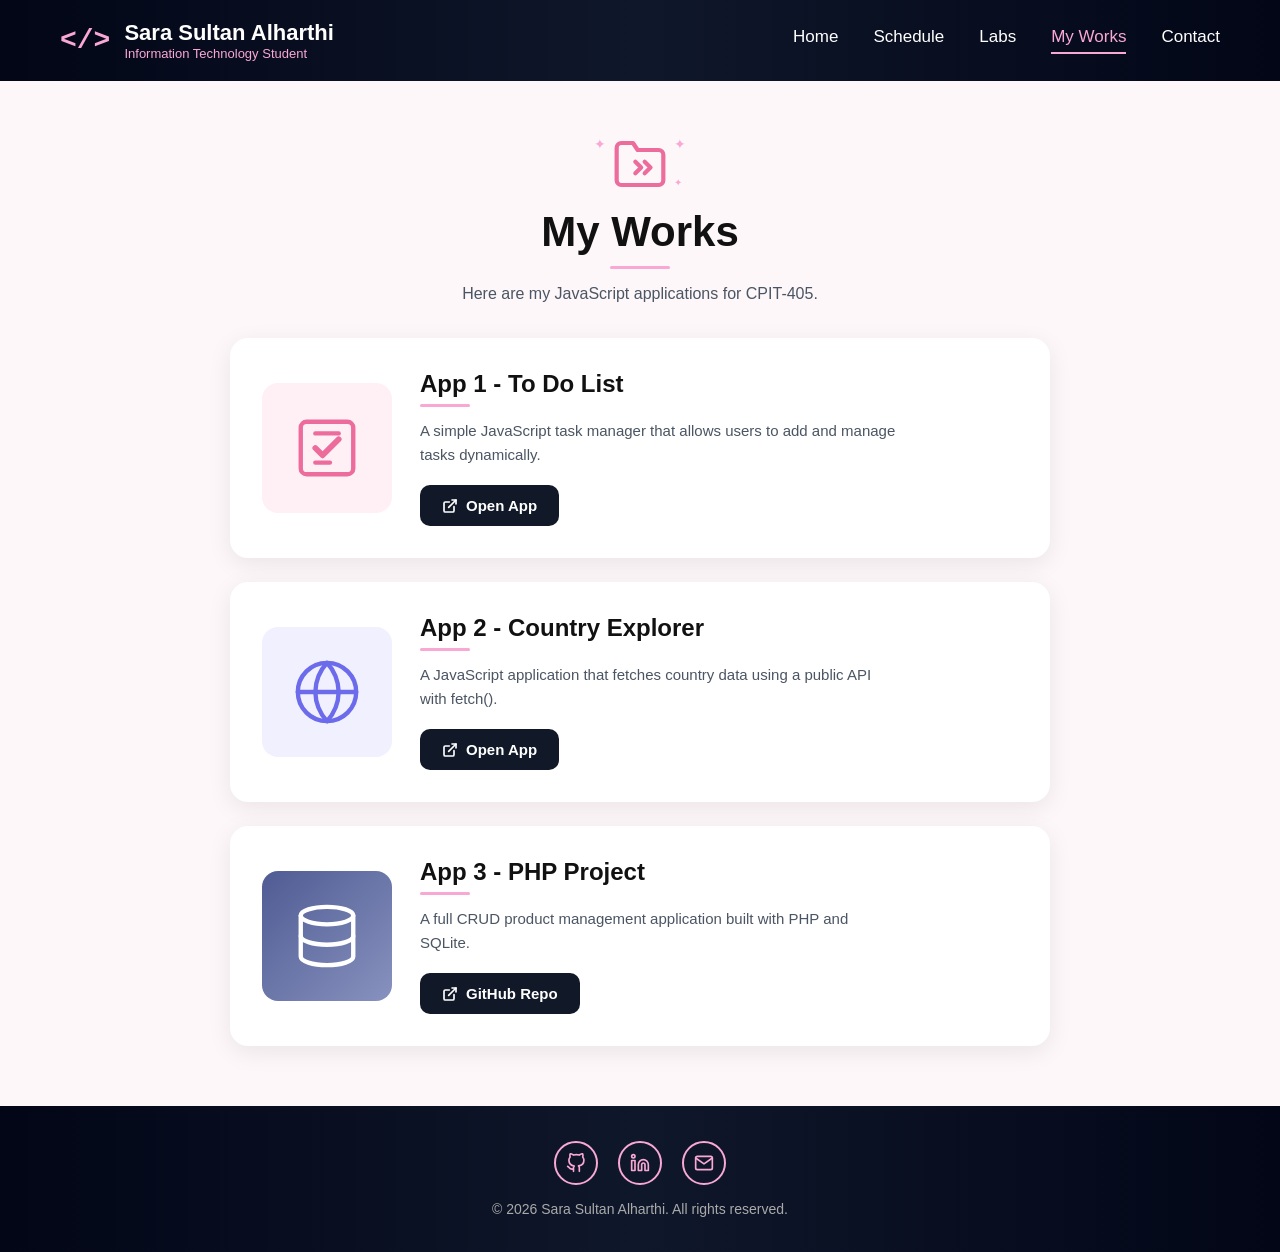
<file: SaraAlharthi-Portfolio/myworks.html>
<!DOCTYPE html>
<html lang="en">
<head>
  <meta charset="UTF-8">
  <meta name="viewport" content="width=device-width, initial-scale=1.0">
  <title>My Works - Sara Sultan Alharthi</title>
  <meta name="description" content="JavaScript applications built by Sara Sultan Alharthi for CPIT-405.">
  <link rel="stylesheet" href="style.css">
</head>
<body>

  <!-- ===== HEADER ===== -->
  <header>
    <div class="logo">
      <span class="code-icon">&lt;/&gt;</span>
      <div>
        <h1>Sara Sultan Alharthi</h1>
        <p>Information Technology Student</p>
      </div>
    </div>
    <nav>
      <a href="index.html">Home</a>
      <a href="schedule.html">Schedule</a>
      <a href="labs.html">Labs</a>
      <a href="myworks.html" class="active">My Works</a>
      <a href="contact.html">Contact</a>
    </nav>
  </header>

  <main>

    <!-- ===== PAGE HEADER ===== -->
    <div class="page-header">
      <div class="works-page-icon">
        <!-- Folder with code icon -->
        <svg viewBox="0 0 24 24" xmlns="http://www.w3.org/2000/svg" width="56" height="56" stroke="#ec6c9b" fill="none" stroke-width="1.8" stroke-linecap="round" stroke-linejoin="round">
          <path d="M22 19a2 2 0 0 1-2 2H4a2 2 0 0 1-2-2V5a2 2 0 0 1 2-2h5l2 3h9a2 2 0 0 1 2 2z"/>
          <polyline points="10 16 12.5 13.5 10 11" stroke="#ec6c9b"/>
          <polyline points="14 11 16.5 13.5 14 16" stroke="#ec6c9b"/>
        </svg>
        <span class="works-sparkle ws1">✦</span>
        <span class="works-sparkle ws2">✦</span>
        <span class="works-sparkle ws3">✦</span>
      </div>
      <h1>My Works</h1>
      <div class="underline"></div>
      <p>Here are my JavaScript applications for CPIT-405.</p>
    </div>

    <!-- ===== WORKS GRID ===== -->
    <div class="works-grid">

      <!-- App 1 - To Do List -->
      <div class="work-card">
        <div class="work-icon-wrap pink-bg">
          <!-- Checklist / Todo Icon -->
          <svg viewBox="0 0 24 24" xmlns="http://www.w3.org/2000/svg">
            <rect x="3" y="3" width="18" height="18" rx="2" stroke="#ec6c9b" stroke-width="1.5" fill="none"/>
            <polyline points="8 12 10.5 14.5 16 9" stroke="#ec6c9b" stroke-width="2" fill="none"/>
            <line x1="8" y1="7" x2="16" y2="7" stroke="#ec6c9b" stroke-width="1.5"/>
            <line x1="8" y1="17" x2="13" y2="17" stroke="#ec6c9b" stroke-width="1.5"/>
          </svg>
        </div>
        <div class="work-card-text">
          <h2>App 1 - To Do List</h2>
          <div class="work-divider"></div>
          <p>A simple JavaScript task manager that allows users to add and manage tasks dynamically.</p>
          <a href="app1.html" class="open-btn">
            <svg viewBox="0 0 24 24" width="16" height="16" stroke="white" fill="none" stroke-width="2.5" stroke-linecap="round" stroke-linejoin="round">
              <path d="M18 13v6a2 2 0 0 1-2 2H5a2 2 0 0 1-2-2V8a2 2 0 0 1 2-2h6"/>
              <polyline points="15 3 21 3 21 9"/>
              <line x1="10" y1="14" x2="21" y2="3"/>
            </svg>
            Open App
          </a>
        </div>
      </div>

      <!-- App 2 - Country Explorer -->
      <div class="work-card">
        <div class="work-icon-wrap purple-bg">
          <!-- Globe Icon -->
          <svg viewBox="0 0 24 24" xmlns="http://www.w3.org/2000/svg">
            <circle cx="12" cy="12" r="10"/>
            <line x1="2" y1="12" x2="22" y2="12"/>
            <path d="M12 2a15.3 15.3 0 0 1 4 10 15.3 15.3 0 0 1-4 10 15.3 15.3 0 0 1-4-10 15.3 15.3 0 0 1 4-10z"/>
          </svg>
        </div>
        <div class="work-card-text">
          <h2>App 2 - Country Explorer</h2>
          <div class="work-divider"></div>
          <p>A JavaScript application that fetches country data using a public API with fetch().</p>
          <a href="app2.html" class="open-btn">
            <svg viewBox="0 0 24 24" width="16" height="16" stroke="white" fill="none" stroke-width="2.5" stroke-linecap="round" stroke-linejoin="round">
              <path d="M18 13v6a2 2 0 0 1-2 2H5a2 2 0 0 1-2-2V8a2 2 0 0 1 2-2h6"/>
              <polyline points="15 3 21 3 21 9"/>
              <line x1="10" y1="14" x2="21" y2="3"/>
            </svg>
            Open App
          </a>
        </div>
      </div>

      <!-- App 3 - Product Management (PHP) -->
      <div class="work-card">
        <div class="work-icon-wrap" style="background: linear-gradient(135deg, #4f5b93 0%, #8892bf 100%);">
          <!-- Database / PHP Icon -->
          <svg viewBox="0 0 24 24" xmlns="http://www.w3.org/2000/svg" width="24" height="24" stroke="white" fill="none" stroke-width="1.5" stroke-linecap="round" stroke-linejoin="round">
            <ellipse cx="12" cy="5" rx="9" ry="3"></ellipse>
            <path d="M21 12c0 1.66-4 3-9 3s-9-1.34-9-3"></path>
            <path d="M3 5v14c0 1.66 4 3 9 3s9-1.34 9-3V5"></path>
          </svg>
        </div>
        <div class="work-card-text">
          <h2>App 3 - PHP Project</h2>
          <div class="work-divider"></div>
          <p>A full CRUD product management application built with PHP and SQLite.</p>
          <a href="https://github.com/Sarasultanalharthi/Portfolio-Assignment-Phase-3.git" target="_blank" class="open-btn">
            <svg viewBox="0 0 24 24" width="16" height="16" stroke="white" fill="none" stroke-width="2.5" stroke-linecap="round" stroke-linejoin="round">
              <path d="M18 13v6a2 2 0 0 1-2 2H5a2 2 0 0 1-2-2V8a2 2 0 0 1 2-2h6"/>
              <polyline points="15 3 21 3 21 9"/>
              <line x1="10" y1="14" x2="21" y2="3"/>
            </svg>
            GitHub Repo
          </a>
        </div>
      </div>

    </div>

  </main>

  <!-- ===== FOOTER ===== -->
  <footer>
    <div class="footer-icons">
      <a href="#" class="footer-icon" aria-label="GitHub">
        <svg viewBox="0 0 24 24" xmlns="http://www.w3.org/2000/svg">
          <path d="M9 19c-5 1.5-5-2.5-7-3m14 6v-3.87a3.37 3.37 0 0 0-.94-2.61c3.14-.35 6.44-1.54 6.44-7A5.44 5.44 0 0 0 20 4.77 5.07 5.07 0 0 0 19.91 1S18.73.65 16 2.48a13.38 13.38 0 0 0-7 0C6.27.65 5.09 1 5.09 1A5.07 5.07 0 0 0 5 4.77a5.44 5.44 0 0 0-1.5 3.78c0 5.42 3.3 6.61 6.44 7A3.37 3.37 0 0 0 9 18.13V22"/>
        </svg>
      </a>
      <a href="https://www.linkedin.com/in/sara-alharthi-86094b367?utm_source=share_via&utm_content=profile&utm_medium=member_ios" target="_blank" class="footer-icon" aria-label="LinkedIn">
        <svg viewBox="0 0 24 24" xmlns="http://www.w3.org/2000/svg">
          <path d="M16 8a6 6 0 0 1 6 6v7h-4v-7a2 2 0 0 0-2-2 2 2 0 0 0-2 2v7h-4v-7a6 6 0 0 1 6-6z"/>
          <rect x="2" y="9" width="4" height="12"/>
          <circle cx="4" cy="4" r="2"/>
        </svg>
      </a>
      <a href="mailto:sarasultan391420@hotmail.com" class="footer-icon" aria-label="Email">
        <svg viewBox="0 0 24 24" xmlns="http://www.w3.org/2000/svg">
          <path d="M4 4h16c1.1 0 2 .9 2 2v12c0 1.1-.9 2-2 2H4c-1.1 0-2-.9-2-2V6c0-1.1.9-2 2-2z"/>
          <polyline points="22,6 12,13 2,6"/>
        </svg>
      </a>
    </div>
    <p>© 2026 Sara Sultan Alharthi. All rights reserved.</p>
  </footer>

</body>
</html>
</file>
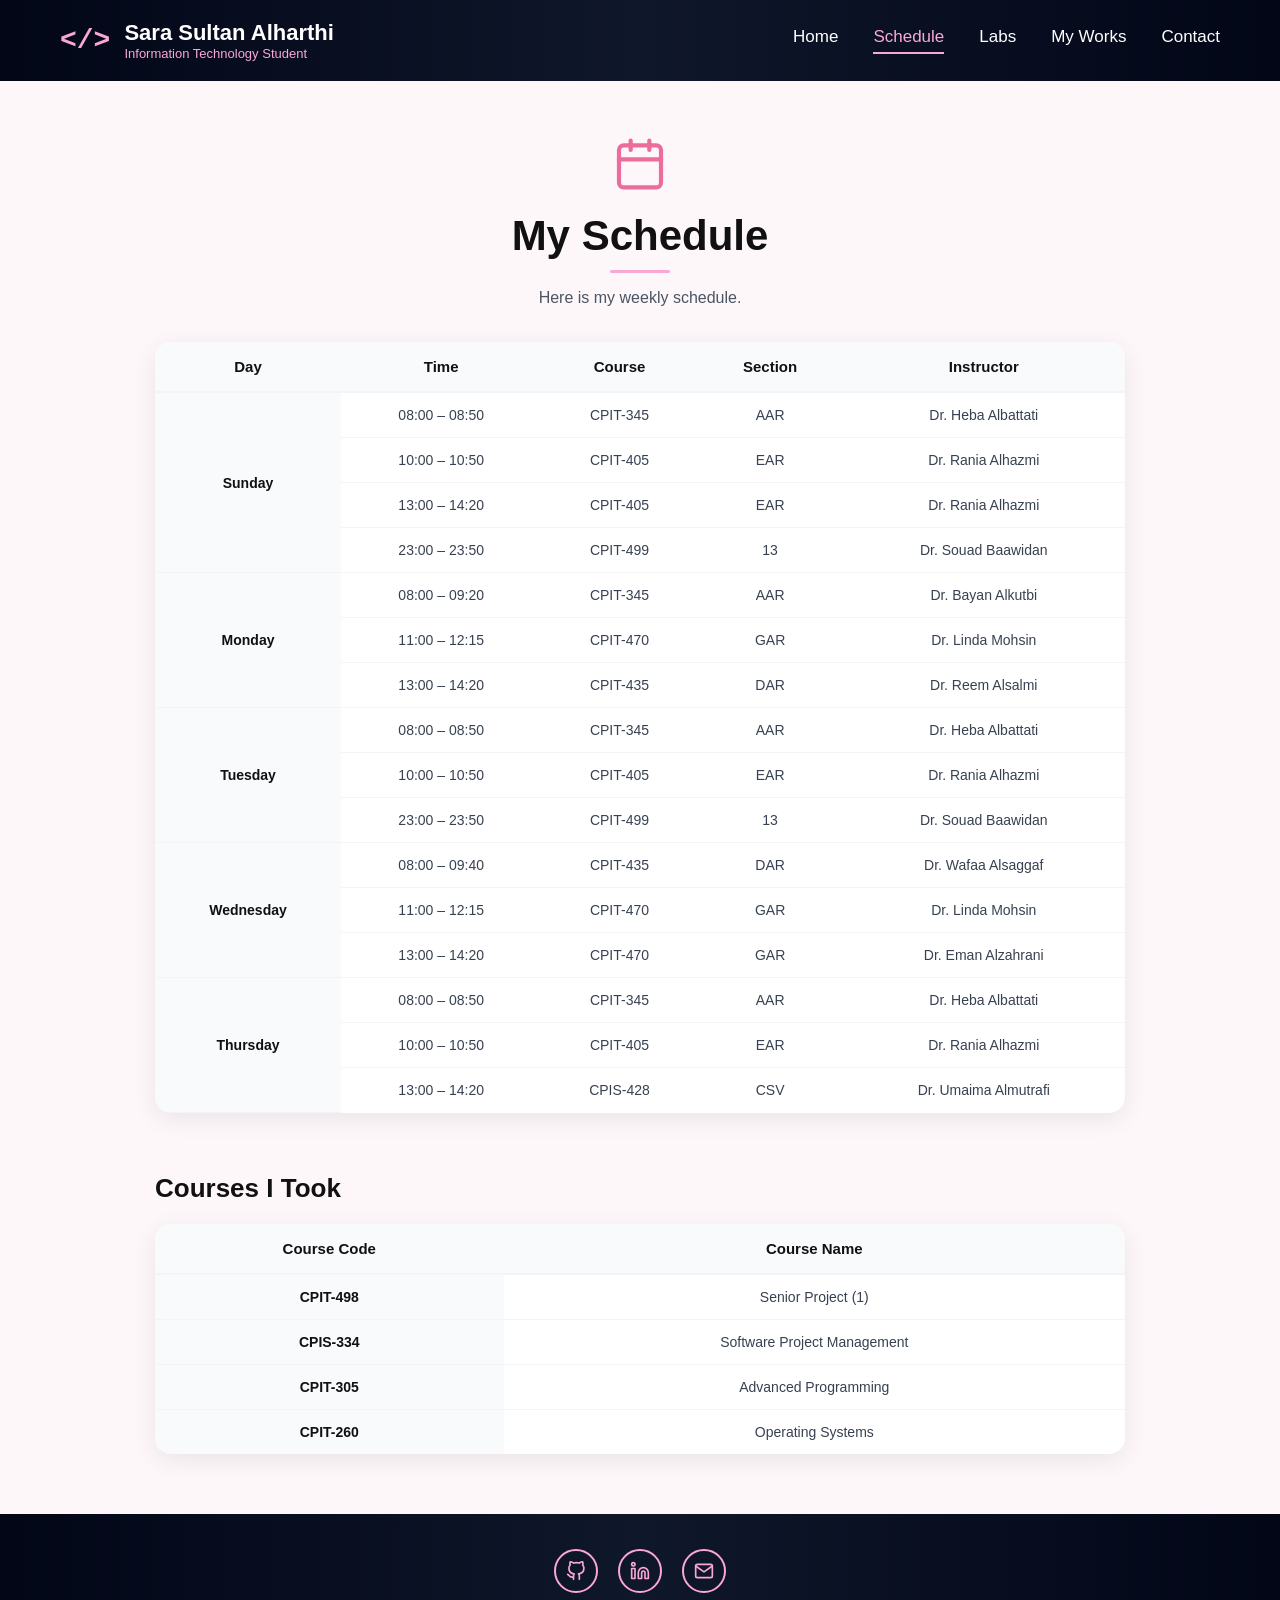
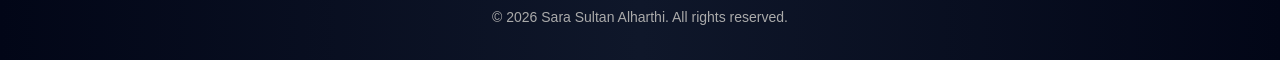
<file: SaraAlharthi-Portfolio/schedule.html>
<!DOCTYPE html>
<html lang="en">
<head>
  <meta charset="UTF-8">
  <meta name="viewport" content="width=device-width, initial-scale=1.0">
  <title>My Schedule - Sara Sultan Alharthi</title>
  <link rel="stylesheet" href="style.css">
</head>
<body>

  <header>
    <div class="logo">
      <span class="code-icon">&lt;/&gt;</span>
      <div>
        <h1>Sara Sultan Alharthi</h1>
        <p>Information Technology Student</p>
      </div>
    </div>
    <nav>
      <a href="index.html">Home</a>
      <a href="schedule.html" class="active">Schedule</a>
      <a href="labs.html">Labs</a>
      <a href="myworks.html">My Works</a>
      <a href="contact.html">Contact</a>
    </nav>
  </header>

  <main>

    <div class="page-header">
      <div class="page-header-icon">
        <svg viewBox="0 0 24 24" xmlns="http://www.w3.org/2000/svg">
          <rect x="3" y="4" width="18" height="18" rx="2" ry="2"/>
          <line x1="16" y1="2" x2="16" y2="6"/>
          <line x1="8" y1="2" x2="8" y2="6"/>
          <line x1="3" y1="10" x2="21" y2="10"/>
        </svg>
      </div>
      <h1>My Schedule</h1>
      <div class="underline"></div>
      <p>Here is my weekly schedule.</p>
    </div>

    <!-- ===== CLASS SCHEDULE TABLE ===== -->
    <div class="schedule-wrapper">
      <table class="schedule-table">
        <thead>
          <tr>
            <th>Day</th>
            <th>Time</th>
            <th>Course</th>
            <th>Section</th>
            <th>Instructor</th>
          </tr>
        </thead>
        <tbody>

          <!-- Sunday -->
          <tr>
            <td rowspan="4" class="time-col">Sunday</td>
            <td>08:00 – 08:50</td>
            <td>CPIT-345</td>
            <td>AAR</td>
            <td>Dr. Heba Albattati</td>
          </tr>
          <tr>
            <td>10:00 – 10:50</td>
            <td>CPIT-405</td>
            <td>EAR</td>
            <td>Dr. Rania Alhazmi</td>
          </tr>
          <tr>
            <td>13:00 – 14:20</td>
            <td>CPIT-405</td>
            <td>EAR</td>
            <td>Dr. Rania Alhazmi</td>
          </tr>
          <tr>
            <td>23:00 – 23:50</td>
            <td>CPIT-499</td>
            <td>13</td>
            <td>Dr. Souad Baawidan</td>
          </tr>

          <!-- Monday -->
          <tr>
            <td rowspan="3" class="time-col">Monday</td>
            <td>08:00 – 09:20</td>
            <td>CPIT-345</td>
            <td>AAR</td>
            <td>Dr. Bayan Alkutbi</td>
          </tr>
          <tr>
            <td>11:00 – 12:15</td>
            <td>CPIT-470</td>
            <td>GAR</td>
            <td>Dr. Linda Mohsin</td>
          </tr>
          <tr>
            <td>13:00 – 14:20</td>
            <td>CPIT-435</td>
            <td>DAR</td>
            <td>Dr. Reem Alsalmi</td>
          </tr>

          <!-- Tuesday -->
          <tr>
            <td rowspan="3" class="time-col">Tuesday</td>
            <td>08:00 – 08:50</td>
            <td>CPIT-345</td>
            <td>AAR</td>
            <td>Dr. Heba Albattati</td>
          </tr>
          <tr>
            <td>10:00 – 10:50</td>
            <td>CPIT-405</td>
            <td>EAR</td>
            <td>Dr. Rania Alhazmi</td>
          </tr>
          <tr>
            <td>23:00 – 23:50</td>
            <td>CPIT-499</td>
            <td>13</td>
            <td>Dr. Souad Baawidan</td>
          </tr>

          <!-- Wednesday -->
          <tr>
            <td rowspan="3" class="time-col">Wednesday</td>
            <td>08:00 – 09:40</td>
            <td>CPIT-435</td>
            <td>DAR</td>
            <td>Dr. Wafaa Alsaggaf</td>
          </tr>
          <tr>
            <td>11:00 – 12:15</td>
            <td>CPIT-470</td>
            <td>GAR</td>
            <td>Dr. Linda Mohsin</td>
          </tr>
          <tr>
            <td>13:00 – 14:20</td>
            <td>CPIT-470</td>
            <td>GAR</td>
            <td>Dr. Eman Alzahrani</td>
          </tr>

          <!-- Thursday -->
          <tr>
            <td rowspan="3" class="time-col">Thursday</td>
            <td>08:00 – 08:50</td>
            <td>CPIT-345</td>
            <td>AAR</td>
            <td>Dr. Heba Albattati</td>
          </tr>
          <tr>
            <td>10:00 – 10:50</td>
            <td>CPIT-405</td>
            <td>EAR</td>
            <td>Dr. Rania Alhazmi</td>
          </tr>
          <tr>
            <td>13:00 – 14:20</td>
            <td>CPIS-428</td>
            <td>CSV</td>
            <td>Dr. Umaima Almutrafi</td>
          </tr>

        </tbody>
      </table>
    </div>

    <!-- ===== COURSES I TOOK TABLE ===== -->
    <div class="schedule-wrapper" style="margin-top: 50px; margin-bottom: 60px;">
      <h2 style="font-size:26px; font-weight:800; color:#111; margin-bottom:20px;">Courses I Took</h2>
      <table class="schedule-table">
        <thead>
          <tr>
            <th>Course Code</th>
            <th>Course Name</th>
          </tr>
        </thead>
        <tbody>
          <tr>
            <td class="time-col">CPIT-498</td>
            <td>Senior Project (1)</td>
          </tr>
          <tr>
            <td class="time-col">CPIS-334</td>
            <td>Software Project Management</td>
          </tr>
          <tr>
            <td class="time-col">CPIT-305</td>
            <td>Advanced Programming</td>
          </tr>
          <tr>
            <td class="time-col">CPIT-260</td>
            <td>Operating Systems</td>
          </tr>
        </tbody>
      </table>
    </div>

  </main>

  <footer>
    <div class="footer-icons">
      <a href="#" class="footer-icon" aria-label="GitHub">
        <svg viewBox="0 0 24 24" xmlns="http://www.w3.org/2000/svg"><path d="M9 19c-5 1.5-5-2.5-7-3m14 6v-3.87a3.37 3.37 0 0 0-.94-2.61c3.14-.35 6.44-1.54 6.44-7A5.44 5.44 0 0 0 20 4.77 5.07 5.07 0 0 0 19.91 1S18.73.65 16 2.48a13.38 13.38 0 0 0-7 0C6.27.65 5.09 1 5.09 1A5.07 5.07 0 0 0 5 4.77a5.44 5.44 0 0 0-1.5 3.78c0 5.42 3.3 6.61 6.44 7A3.37 3.37 0 0 0 9 18.13V22"/></svg>
      </a>
      <a href="https://www.linkedin.com/in/sara-alharthi-86094b367?utm_source=share_via&utm_content=profile&utm_medium=member_ios" target="_blank" class="footer-icon" aria-label="LinkedIn">
        <svg viewBox="0 0 24 24" xmlns="http://www.w3.org/2000/svg"><path d="M16 8a6 6 0 0 1 6 6v7h-4v-7a2 2 0 0 0-2-2 2 2 0 0 0-2 2v7h-4v-7a6 6 0 0 1 6-6z"/><rect x="2" y="9" width="4" height="12"/><circle cx="4" cy="4" r="2"/></svg>
      </a>
      <a href="mailto:sarasultan391420@hotmail.com" class="footer-icon" aria-label="Email">
        <svg viewBox="0 0 24 24" xmlns="http://www.w3.org/2000/svg"><path d="M4 4h16c1.1 0 2 .9 2 2v12c0 1.1-.9 2-2 2H4c-1.1 0-2-.9-2-2V6c0-1.1.9-2 2-2z"/><polyline points="22,6 12,13 2,6"/></svg>
      </a>
    </div>
    <p>© 2026 Sara Sultan Alharthi. All rights reserved.</p>
  </footer>

</body>
</html>
</file>
<file: SaraAlharthi-Portfolio/style.css>
/* =============================================
   Sara Sultan Alharthi - Portfolio Stylesheet
   ============================================= */

/* ===== RESET & BASE ===== */
* {
  margin: 0;
  padding: 0;
  box-sizing: border-box;
}

body {
  font-family: Arial, "Segoe UI", sans-serif;
  background: #fdf7fa;
  color: #111;
  min-height: 100vh;
  display: flex;
  flex-direction: column;
}

a {
  text-decoration: none;
}

/* ===== HEADER ===== */
header {
  background: linear-gradient(90deg, #020617, #0f172a, #020617);
  padding: 20px 60px;
  display: flex;
  justify-content: space-between;
  align-items: center;
}

.logo {
  display: flex;
  align-items: center;
  gap: 14px;
}

.code-icon {
  color: #f9a8d4;
  font-size: 28px;
  font-weight: 900;
  font-family: monospace;
  line-height: 1;
}

.logo h1 {
  color: white;
  font-size: 22px;
  font-weight: 700;
  margin: 0;
}

.logo p {
  color: #f9a8d4;
  font-size: 13px;
  margin: 0;
}

/* ===== NAV ===== */
nav {
  display: flex;
  gap: 35px;
}

nav a {
  color: white;
  text-decoration: none;
  font-size: 17px;
  font-weight: 500;
  transition: color 0.3s;
  padding-bottom: 5px;
}

nav a:hover {
  color: #f9a8d4;
}

nav a.active {
  color: #f9a8d4;
  border-bottom: 2px solid #f9a8d4;
}

/* ===== MAIN ===== */
main {
  flex: 1;
}

/* ===== FOOTER ===== */
footer {
  background: linear-gradient(90deg, #020617, #0f172a, #020617);
  color: white;
  text-align: center;
  padding: 35px 20px;
  margin-top: auto;
}

.footer-icons {
  display: flex;
  justify-content: center;
  gap: 20px;
  margin-bottom: 16px;
}

.footer-icon {
  width: 44px;
  height: 44px;
  border: 2px solid #f9a8d4;
  border-radius: 50%;
  display: flex;
  align-items: center;
  justify-content: center;
  transition: background 0.3s;
}

.footer-icon:hover {
  background: rgba(249, 168, 212, 0.2);
}

.footer-icon svg {
  width: 20px;
  height: 20px;
  stroke: #f9a8d4;
  fill: none;
  stroke-width: 2;
  stroke-linecap: round;
  stroke-linejoin: round;
}

footer p {
  color: #aaa;
  font-size: 14px;
}

/* ===========================
   HOME PAGE - HERO SECTION
   =========================== */

.hero {
  display: flex;
  justify-content: space-between;
  align-items: center;
  max-width: 1100px;
  margin: 0 auto;
  padding: 70px 40px 40px;
}

.hero-text {
  width: 46%;
}

.hello-tag {
  background: #fff0f6;
  color: #ec6c9b;
  padding: 8px 16px;
  border-radius: 20px;
  font-weight: bold;
  font-size: 15px;
  display: inline-block;
}

.hero-text h2 {
  font-size: 54px;
  line-height: 1.1;
  margin: 22px 0 10px;
  color: #050816;
  font-weight: 800;
}

.hero-text h3 {
  color: #ec6c9b;
  font-size: 22px;
  margin-bottom: 18px;
  font-weight: 600;
}

.hero-text p {
  color: #4b5563;
  font-size: 17px;
  line-height: 1.6;
  max-width: 420px;
}

/* ===== HERO BUTTONS ===== */
.buttons {
  display: flex;
  gap: 20px;
  margin-top: 35px;
  align-items: center;
}

.work-btn {
  background: #111827;
  color: white;
  padding: 14px 28px;
  border-radius: 12px;
  font-size: 17px;
  font-weight: 700;
  display: flex;
  align-items: center;
  gap: 10px;
  box-shadow: 0 4px 14px rgba(0, 0, 0, 0.18);
  transition: transform 0.3s;
}

.work-btn:hover {
  transform: translateY(-3px);
}

.work-btn .icon {
  color: #f472b6;
  font-size: 18px;
}

.cv-btn {
  background: white;
  color: #f472b6;
  padding: 14px 28px;
  border-radius: 12px;
  border: 2px solid #f9c5d5;
  font-size: 17px;
  font-weight: 700;
  display: flex;
  align-items: center;
  gap: 10px;
  transition: background 0.3s;
}

.cv-btn:hover {
  background: #fff5f8;
}

.cv-btn .icon {
  font-size: 18px;
  color: #f472b6;
}

/* ===== HERO IMAGE / ILLUSTRATION ===== */
.hero-image {
  position: relative;
  width: 420px;
  height: 420px;
  flex-shrink: 0;
}

.circle-bg {
  position: absolute;
  width: 360px;
  height: 360px;
  background: #fde8ef;
  border-radius: 50%;
  top: 25px;
  left: 25px;
  z-index: 1;
}

.hero-illustration {
  position: absolute;
  width: 420px;
  height: 420px;
  top: 0;
  left: 0;
  z-index: 5;
}

/* LAPTOP */
.laptop {
  position: absolute;
  left: 55px;
  top: 120px;
  width: 230px;
  height: 150px;
  transform: scale(0.96);
}

.screen {
  width: 210px;
  height: 130px;
  border: 7px solid #10172b;
  border-radius: 12px 12px 4px 4px;
  background: #fffdfd;
  display: flex;
  align-items: center;
  justify-content: center;
  color: #f06f9d;
  font-size: 52px;
  font-weight: 700;
  position: relative;
}

.screen::before {
  content: "";
  position: absolute;
  top: 8px;
  left: 50%;
  transform: translateX(-50%);
  width: 12px;
  height: 5px;
  background: #10172b;
  border-radius: 10px;
}

.keyboard {
  position: absolute;
  left: -25px;
  top: 130px;
  width: 270px;
  height: 26px;
  background: #fffdfd;
  border: 7px solid #10172b;
  border-top: none;
  border-radius: 0 0 25px 25px;
}

.keyboard::before {
  content: "";
  position: absolute;
  top: 0;
  left: 95px;
  width: 70px;
  height: 13px;
  border: 6px solid #10172b;
  border-top: none;
  border-radius: 0 0 12px 12px;
  background: #fffdfd;
}

.keyboard::after {
  content: "";
  position: absolute;
  left: 5px;
  bottom: -20px;
  width: 250px;
  height: 10px;
  background: rgba(240, 111, 157, 0.22);
  border-radius: 50%;
}

/* CUP */
.cup {
  position: absolute;
  left: 310px;
  top: 185px;
  width: 90px;
  height: 90px;
}

.cup-body {
  position: absolute;
  left: 0;
  top: 28px;
  width: 58px;
  height: 58px;
  background: #fffdfd;
  border: 7px solid #10172b;
  border-radius: 8px 8px 28px 28px;
}

.cup-handle {
  position: absolute;
  left: 53px;
  top: 42px;
  width: 20px;
  height: 28px;
  border: 7px solid #10172b;
  border-left: none;
  border-radius: 0 20px 20px 0;
}

.cup::after {
  content: "";
  position: absolute;
  left: 2px;
  top: 88px;
  width: 60px;
  height: 10px;
  background: rgba(240, 111, 157, 0.22);
  border-radius: 50%;
}

/* STEAM */
.steam {
  position: absolute;
  width: 8px;
  background: #f57cab;
  border-radius: 20px;
}

.steam1 {
  height: 58px;
  left: 8px;
  top: -62px;
  transform: rotate(8deg);
  clip-path: path("M4 0 C10 10, 0 20, 6 30 C12 40, 2 50, 4 58");
}

.steam2 {
  height: 78px;
  width: 9px;
  left: 28px;
  top: -82px;
  clip-path: path("M4 0 C12 12, 0 24, 8 36 C14 48, 2 62, 6 78");
}

.steam3 {
  height: 58px;
  left: 50px;
  top: -62px;
  transform: rotate(-8deg);
  clip-path: path("M4 0 C10 10, 0 20, 6 30 C12 40, 2 50, 4 58");
}

/* SPARKLES */
.sparkle {
  position: absolute;
  color: #f06f9d;
  z-index: 20;
  pointer-events: none;
}

.s1 { top: 55px;   right: 65px;  font-size: 26px; }
.s2 { top: 110px;  right: 120px; font-size: 26px; }
.s4 { top: 250px;  left: 10px;   font-size: 24px; }
.s5 { top: 80px;   right: 30px;  font-size: 18px; }
.s6 { bottom: 35px; left: 70px;  font-size: 20px; }

/* ===== INFO CARDS ===== */
.info-cards {
  max-width: 1100px;
  margin: 30px auto 70px;
  display: grid;
  grid-template-columns: repeat(3, 1fr);
  gap: 25px;
  padding: 0 40px;
}

.small-card {
  background: white;
  padding: 28px;
  border-radius: 14px;
  box-shadow: 0 8px 25px rgba(0, 0, 0, 0.08);
  display: flex;
  align-items: flex-start;
  gap: 16px;
}

.card-icon-wrap {
  width: 52px;
  height: 52px;
  background: #fff0f6;
  border-radius: 12px;
  display: flex;
  align-items: center;
  justify-content: center;
  flex-shrink: 0;
}

.card-icon-wrap svg {
  width: 26px;
  height: 26px;
  stroke: #ec6c9b;
  fill: none;
  stroke-width: 2;
  stroke-linecap: round;
  stroke-linejoin: round;
}

.small-card-text h4 {
  font-size: 18px;
  font-weight: 700;
  color: #111827;
  margin-bottom: 6px;
}

.small-card-text p {
  color: #4b5563;
  font-size: 14px;
  line-height: 1.5;
}

/* ===========================
   PAGE HEADER (Inner Pages)
   =========================== */

.page-header {
  text-align: center;
  padding: 55px 20px 35px;
}

.page-header-icon {
  margin-bottom: 16px;
}

.page-header-icon svg {
  width: 56px;
  height: 56px;
  stroke: #ec6c9b;
  fill: none;
  stroke-width: 1.8;
  stroke-linecap: round;
  stroke-linejoin: round;
}

.page-header h1 {
  font-size: 42px;
  font-weight: 800;
  color: #111;
  margin-bottom: 10px;
}

.page-header .underline {
  width: 60px;
  height: 3px;
  background: #f9a8d4;
  margin: 0 auto 16px;
  border-radius: 2px;
}

.page-header p {
  color: #4b5563;
  font-size: 16px;
}

/* ===========================
   LABS PAGE
   =========================== */

.labs-grid {
  max-width: 1050px;
  margin: 0 auto 60px;
  display: grid;
  grid-template-columns: repeat(3, 1fr);
  gap: 22px;
  padding: 0 40px;
}

.lab-card {
  background: white;
  border-radius: 16px;
  padding: 24px 22px;
  box-shadow: 0 6px 20px rgba(0, 0, 0, 0.07);
  display: flex;
  flex-direction: row;
  align-items: center;
  gap: 18px;
}

.lab-card-content {
  display: flex;
  flex-direction: column;
  gap: 6px;
  flex: 1;
}

.lab-card-icon {
  width: 62px;
  height: 62px;
  background: #fff0f6;
  border-radius: 14px;
  display: flex;
  align-items: center;
  justify-content: center;
  flex-shrink: 0;
}

.lab-card-icon svg {
  width: 36px;
  height: 36px;
  stroke: #ec6c9b;
  fill: none;
  stroke-width: 1.8;
  stroke-linecap: round;
  stroke-linejoin: round;
  overflow: visible;
}

.js-icon-text {
  font-size: 20px;
  font-weight: 900;
  color: #ec6c9b;
  font-family: Arial, sans-serif;
  letter-spacing: -1px;
  line-height: 1;
}

.lab-card h3 {
  font-size: 17px;
  font-weight: 700;
  color: #111;
  margin: 0;
}

.lab-card p {
  color: #ec6c9b;
  font-size: 13px;
  line-height: 1.5;
  margin: 0;
}

.lab-btn {
  display: inline-flex;
  align-items: center;
  gap: 8px;
  background: #111827;
  color: white;
  padding: 10px 18px;
  border-radius: 8px;
  font-size: 14px;
  font-weight: 600;
  margin-top: 8px;
  width: fit-content;
  transition: background 0.3s;
}

.lab-btn:hover {
  background: #1f2937;
}

/* ===========================
   MY WORKS PAGE
   =========================== */

.works-grid {
  max-width: 900px;
  margin: 0 auto 60px;
  display: flex;
  flex-direction: column;
  gap: 24px;
  padding: 0 40px;
}

.work-card {
  background: white;
  border-radius: 18px;
  padding: 32px;
  box-shadow: 0 6px 24px rgba(0, 0, 0, 0.08);
  display: flex;
  align-items: center;
  gap: 28px;
}

.work-icon-wrap {
  width: 130px;
  height: 130px;
  border-radius: 16px;
  display: flex;
  align-items: center;
  justify-content: center;
  flex-shrink: 0;
}

.work-icon-wrap.pink-bg {
  background: #fff0f6;
}

.work-icon-wrap.purple-bg {
  background: #f0f0ff;
}

.work-icon-wrap svg {
  width: 70px;
  height: 70px;
  stroke-width: 1.5;
  stroke-linecap: round;
  stroke-linejoin: round;
}

.work-icon-wrap.pink-bg svg {
  stroke: #ec6c9b;
  fill: none;
}

.work-icon-wrap.purple-bg svg {
  stroke: #6b6bec;
  fill: none;
}

.work-card-text h2 {
  font-size: 24px;
  font-weight: 700;
  color: #111;
  margin-bottom: 6px;
}

.work-card-text .work-divider {
  width: 50px;
  height: 3px;
  background: #f9a8d4;
  border-radius: 2px;
  margin-bottom: 12px;
}

.work-card-text p {
  color: #4b5563;
  font-size: 15px;
  line-height: 1.6;
  max-width: 480px;
  margin-bottom: 18px;
}

.open-btn {
  display: inline-flex;
  align-items: center;
  gap: 8px;
  background: #111827;
  color: white;
  padding: 12px 22px;
  border-radius: 10px;
  font-size: 15px;
  font-weight: 600;
  transition: background 0.3s;
}

.open-btn:hover {
  background: #1f2937;
}

/* works page header sparkles */
.works-page-icon {
  position: relative;
  display: inline-flex;
  align-items: center;
  justify-content: center;
  margin-bottom: 16px;
}

.works-page-icon svg {
  width: 56px;
  height: 56px;
  stroke: #ec6c9b;
  fill: none;
  stroke-width: 1.8;
}

.works-sparkle {
  position: absolute;
  color: #f9a8d4;
  font-size: 14px;
}

.ws1 { top: 0;    left: -18px; }
.ws2 { top: 0;    right: -18px; }
.ws3 { bottom: 4px; right: -14px; font-size: 10px; }

/* ===========================
   SCHEDULE PAGE
   =========================== */

.schedule-wrapper {
  max-width: 1050px;
  margin: 0 auto 60px;
  padding: 0 40px;
}

.schedule-table {
  width: 100%;
  border-collapse: collapse;
  background: white;
  border-radius: 16px;
  overflow: hidden;
  box-shadow: 0 6px 24px rgba(0, 0, 0, 0.08);
}

.schedule-table th {
  background: #f9fafb;
  color: #111;
  font-weight: 700;
  font-size: 15px;
  padding: 16px 14px;
  text-align: center;
  border-bottom: 2px solid #f3f4f6;
}

.schedule-table td {
  padding: 14px;
  text-align: center;
  font-size: 14px;
  color: #374151;
  border-bottom: 1px solid #f3f4f6;
}

.schedule-table tr:last-child td {
  border-bottom: none;
}

.schedule-table .time-col {
  font-weight: 600;
  color: #111;
  background: #f9fafb;
  white-space: nowrap;
}

.schedule-table .break-cell {
  color: #ec6c9b;
  font-weight: 600;
}

/* ===========================
   CONTACT PAGE
   =========================== */

.contact-wrapper {
  max-width: 1050px;
  margin: 0 auto 60px;
  padding: 0 40px;
  display: grid;
  grid-template-columns: 1fr 1.5fr;
  gap: 24px;
}

.contact-info-card {
  background: white;
  border-radius: 18px;
  padding: 36px 28px;
  box-shadow: 0 6px 24px rgba(0, 0, 0, 0.08);
  display: flex;
  flex-direction: column;
  gap: 28px;
}

.contact-info-item {
  display: flex;
  align-items: flex-start;
  gap: 16px;
}

.contact-info-icon {
  width: 48px;
  height: 48px;
  background: #fff0f6;
  border-radius: 12px;
  display: flex;
  align-items: center;
  justify-content: center;
  flex-shrink: 0;
}

.contact-info-icon svg {
  width: 22px;
  height: 22px;
  stroke: #ec6c9b;
  fill: none;
  stroke-width: 2;
  stroke-linecap: round;
  stroke-linejoin: round;
}

.contact-info-text h4 {
  font-size: 16px;
  font-weight: 700;
  color: #111;
  margin-bottom: 2px;
}

.contact-info-text a,
.contact-info-text p {
  color: #6b7280;
  font-size: 14px;
  text-decoration: none;
  transition: color 0.2s;
}

.contact-info-text a:hover {
  color: #ec6c9b;
}

/* Contact Form */
.contact-form-card {
  background: white;
  border-radius: 18px;
  padding: 36px 32px;
  box-shadow: 0 6px 24px rgba(0, 0, 0, 0.08);
}

.contact-form-card .form-group {
  margin-bottom: 16px;
}

.contact-form-card input,
.contact-form-card textarea {
  width: 100%;
  padding: 14px 16px;
  border: 1.5px solid #e5e7eb;
  border-radius: 10px;
  font-size: 15px;
  color: #111;
  outline: none;
  transition: border-color 0.3s;
  font-family: inherit;
}

.contact-form-card input:focus,
.contact-form-card textarea:focus {
  border-color: #f9a8d4;
}

.contact-form-card textarea {
  resize: vertical;
  min-height: 110px;
}

.contact-form-card input::placeholder,
.contact-form-card textarea::placeholder {
  color: #9ca3af;
}

.message-type-label {
  font-size: 15px;
  font-weight: 600;
  color: #374151;
  margin-bottom: 10px;
  display: block;
}

.radio-group {
  display: flex;
  gap: 28px;
  margin-bottom: 20px;
}

.radio-group label {
  display: flex;
  align-items: center;
  gap: 7px;
  font-size: 15px;
  color: #374151;
  cursor: pointer;
}

.radio-group input[type="radio"] {
  width: auto;
  cursor: pointer;
  accent-color: #ec6c9b;
}

.send-btn {
  width: 100%;
  padding: 15px;
  background: #111827;
  color: white;
  border: none;
  border-radius: 10px;
  font-size: 16px;
  font-weight: 700;
  cursor: pointer;
  display: flex;
  align-items: center;
  justify-content: center;
  gap: 10px;
  transition: background 0.3s;
}

.send-btn:hover {
  background: #1f2937;
}

.send-btn svg {
  width: 18px;
  height: 18px;
  stroke: white;
  fill: none;
  stroke-width: 2;
  stroke-linecap: round;
  stroke-linejoin: round;
}

/* ===========================
   RESPONSIVE
   =========================== */

@media (max-width: 900px) {
  header {
    padding: 18px 24px;
  }

  .hero {
    flex-direction: column;
    padding: 40px 24px;
    text-align: center;
  }

  .hero-text {
    width: 100%;
  }

  .hero-image {
    margin: 40px auto 0;
  }

  .buttons {
    justify-content: center;
  }

  .info-cards {
    grid-template-columns: 1fr;
    padding: 0 24px;
  }

  .labs-grid {
    grid-template-columns: 1fr 1fr;
    padding: 0 24px;
  }

  .works-grid {
    padding: 0 24px;
  }

  .work-card {
    flex-direction: column;
    align-items: flex-start;
  }

  .contact-wrapper {
    grid-template-columns: 1fr;
    padding: 0 24px;
  }

  .schedule-wrapper {
    padding: 0 16px;
    overflow-x: auto;
  }

  nav {
    gap: 16px;
  }

  nav a {
    font-size: 14px;
  }
}

@media (max-width: 600px) {
  .labs-grid {
    grid-template-columns: 1fr;
  }

  .logo h1 {
    font-size: 17px;
  }
}
</file>
